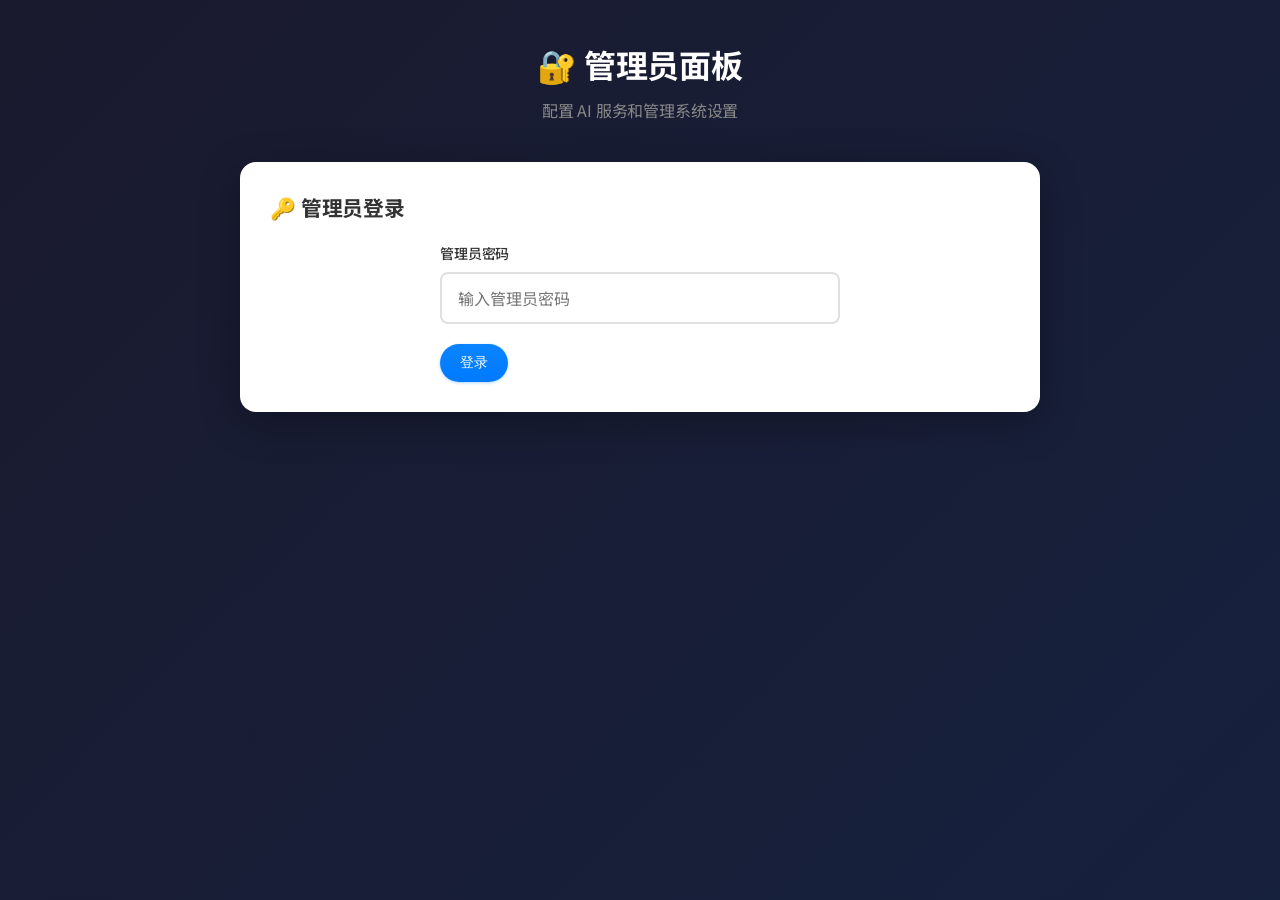
<file: admin.html>
<!DOCTYPE html>
<html lang="zh-CN">
<head>
    <meta charset="UTF-8">
    <meta name="viewport" content="width=device-width, initial-scale=1.0">
    <title>管理员面板 - 个人学习系统</title>
    <link rel="stylesheet" href="css/style.css?v=104">
    <link href="https://fonts.googleapis.com/css2?family=Noto+Sans+SC:wght@300;400;500;700&display=swap" rel="stylesheet">
    <style>
        .admin-page {
            min-height: 100vh;
            background: linear-gradient(135deg, #1a1a2e 0%, #16213e 100%);
            padding: 40px 20px;
        }
        .admin-container {
            max-width: 800px;
            margin: 0 auto;
        }
        .admin-header {
            text-align: center;
            margin-bottom: 40px;
        }
        .admin-header h1 {
            color: #fff;
            font-size: 2rem;
            margin-bottom: 10px;
        }
        .admin-header p {
            color: #888;
        }
        .admin-card {
            background: #fff;
            border-radius: 16px;
            padding: 30px;
            margin-bottom: 20px;
            box-shadow: 0 10px 40px rgba(0,0,0,0.3);
        }
        .admin-card h2 {
            font-size: 1.3rem;
            margin-bottom: 20px;
            color: #333;
            display: flex;
            align-items: center;
            gap: 10px;
        }
        .form-group {
            margin-bottom: 20px;
        }
        .form-group label {
            display: block;
            margin-bottom: 8px;
            font-weight: 500;
            color: #333;
        }
        .form-group input,
        .form-group select {
            width: 100%;
            padding: 12px 16px;
            border: 2px solid #e0e0e0;
            border-radius: 8px;
            font-size: 1rem;
            transition: border-color 0.3s;
        }
        .form-group input:focus,
        .form-group select:focus {
            outline: none;
            border-color: #667eea;
        }
        .form-hint {
            font-size: 0.85rem;
            color: #666;
            margin-top: 5px;
        }
        .status-badge {
            display: inline-block;
            padding: 6px 12px;
            border-radius: 20px;
            font-size: 0.85rem;
            font-weight: 500;
        }
        .status-ok {
            background: #d4edda;
            color: #155724;
        }
        .status-error {
            background: #f8d7da;
            color: #721c24;
        }
        .status-warning {
            background: #fff3cd;
            color: #856404;
        }
        .login-form {
            max-width: 400px;
            margin: 0 auto;
        }
        .hidden {
            display: none !important;
        }
        .info-box {
            background: #e3f2fd;
            border-left: 4px solid #2196f3;
            padding: 15px;
            border-radius: 4px;
            margin-top: 20px;
        }
        .info-box h4 {
            margin-bottom: 10px;
            color: #1565c0;
        }
        .info-box ol {
            margin-left: 20px;
            color: #333;
        }
        .info-box li {
            margin-bottom: 8px;
        }
        .code-block {
            background: #f5f5f5;
            padding: 12px;
            border-radius: 6px;
            font-family: monospace;
            font-size: 0.9rem;
            margin: 10px 0;
            overflow-x: auto;
        }
    </style>
</head>
<body>
    <div class="admin-page">
        <div class="admin-container">
            <div class="admin-header">
                <h1>🔐 管理员面板</h1>
                <p>配置 AI 服务和管理系统设置</p>
            </div>

            <!-- 登录表单 -->
            <div id="loginSection" class="admin-card">
                <h2>🔑 管理员登录</h2>
                <form class="login-form" id="loginForm">
                    <div class="form-group">
                        <label>管理员密码</label>
                        <input type="password" id="adminPassword" placeholder="输入管理员密码" required>
                    </div>
                    <button type="submit" class="btn btn-primary btn-block">登录</button>
                </form>
            </div>

            <!-- 配置面板 -->
            <div id="configSection" class="hidden">
                <!-- 当前状态 -->
                <div class="admin-card">
                    <h2>📊 当前状态</h2>
                    <div id="statusContent">
                        <p>加载中...</p>
                    </div>
                </div>

                <!-- API 配置 -->
                <div class="admin-card">
                    <h2>⚙️ AI 服务配置</h2>
                    <form id="configForm">
                        <div class="form-group">
                            <label>AI 提供商</label>
                            <select id="aiProvider">
                                <option value="kimi">Kimi (Moonshot)</option>
                                <option value="openai">OpenAI</option>
                                <option value="deepseek">DeepSeek</option>
                            </select>
                        </div>
                        <div class="form-group">
                            <label>API 密钥</label>
                            <input type="password" id="aiApiKey" placeholder="输入新的 API 密钥（留空保持不变）">
                            <p class="form-hint">仅在需要更换密钥时填写</p>
                        </div>
                        <div class="form-group">
                            <label>模型名称</label>
                            <input type="text" id="aiModel" placeholder="例如: moonshot-v1-8k">
                            <p class="form-hint">Kimi: moonshot-v1-8k / moonshot-v1-32k | OpenAI: gpt-3.5-turbo / gpt-4 | DeepSeek: deepseek-chat</p>
                        </div>
                        <button type="submit" class="btn btn-primary">保存配置</button>
                    </form>

                    <div class="info-box">
                        <h4>⚠️ 重要提示</h4>
                        <p>由于 Vercel Serverless Functions 的限制，无法直接通过 API 修改环境变量。</p>
                        <p>要永久保存配置，请在 Vercel Dashboard 中设置以下环境变量：</p>
                        <ol>
                            <li><code>AI_PROVIDER</code> - AI 提供商 (kimi/openai/deepseek)</li>
                            <li><code>AI_API_KEY</code> - API 密钥</li>
                            <li><code>AI_MODEL</code> - 模型名称</li>
                            <li><code>ADMIN_PASSWORD</code> - 管理员密码</li>
                        </ol>
                    </div>
                </div>

                <!-- 测试连接 -->
                <div class="admin-card">
                    <h2>🧪 测试连接</h2>
                    <button id="testConnection" class="btn btn-secondary">测试 AI 连接</button>
                    <div id="testResult" style="margin-top: 15px;"></div>
                </div>
            </div>
        </div>
    </div>

    <script>
        const AdminPanel = {
            isLoggedIn: false,

            init() {
                this.bindEvents();
                this.checkLoginStatus();
            },

            bindEvents() {
                document.getElementById('loginForm').addEventListener('submit', (e) => {
                    e.preventDefault();
                    this.login();
                });

                document.getElementById('configForm').addEventListener('submit', (e) => {
                    e.preventDefault();
                    this.saveConfig();
                });

                document.getElementById('testConnection').addEventListener('click', () => {
                    this.testConnection();
                });
            },

            async login() {
                const password = document.getElementById('adminPassword').value;
                
                // 尝试获取配置来验证密码
                try {
                    const response = await fetch('/api/config', {
                        headers: {
                            'X-Admin-Password': password
                        }
                    });
                    
                    if (response.ok) {
                        this.isLoggedIn = true;
                        this.adminPassword = password;
                        document.getElementById('loginSection').classList.add('hidden');
                        document.getElementById('configSection').classList.remove('hidden');
                        this.loadConfig();
                    } else {
                        alert('密码错误');
                    }
                } catch (error) {
                    alert('登录失败: ' + error.message);
                }
            },

            checkLoginStatus() {
                // 检查是否有保存的密码
                const savedPassword = sessionStorage.getItem('admin_password');
                if (savedPassword) {
                    this.adminPassword = savedPassword;
                    this.login();
                }
            },

            async loadConfig() {
                try {
                    const response = await fetch('/api/config', {
                        headers: {
                            'X-Admin-Password': this.adminPassword
                        }
                    });
                    
                    const config = await response.json();
                    
                    // 更新状态显示
                    const statusHtml = `
                        <p><strong>AI 提供商:</strong> ${config.provider}</p>
                        <p><strong>模型:</strong> ${config.model || '默认'}</p>
                        <p><strong>API 密钥:</strong> ${config.hasKey ? 
                            '<span class="status-badge status-ok">已配置</span>' : 
                            '<span class="status-badge status-error">未配置</span>'}</p>
                    `;
                    document.getElementById('statusContent').innerHTML = statusHtml;
                    
                    // 填充表单
                    document.getElementById('aiProvider').value = config.provider;
                    document.getElementById('aiModel').value = config.model || '';
                } catch (error) {
                    document.getElementById('statusContent').innerHTML = 
                        `<span class="status-badge status-error">加载失败: ${error.message}</span>`;
                }
            },

            async saveConfig() {
                const config = {
                    provider: document.getElementById('aiProvider').value,
                    model: document.getElementById('aiModel').value,
                    apiKey: document.getElementById('aiApiKey').value
                };

                try {
                    const response = await fetch('/api/config', {
                        method: 'POST',
                        headers: {
                            'Content-Type': 'application/json',
                            'X-Admin-Password': this.adminPassword
                        },
                        body: JSON.stringify(config)
                    });
                    
                    const result = await response.json();
                    
                    if (response.ok) {
                        alert('配置已保存（注意：重启后可能需要重新在 Vercel Dashboard 设置）');
                        this.loadConfig();
                    } else {
                        alert('保存失败: ' + result.error);
                    }
                } catch (error) {
                    alert('保存失败: ' + error.message);
                }
            },

            async testConnection() {
                const resultDiv = document.getElementById('testResult');
                resultDiv.innerHTML = '<p>测试中...</p>';

                try {
                    const response = await fetch('/api/generate', {
                        method: 'POST',
                        headers: {
                            'Content-Type': 'application/json'
                        },
                        body: JSON.stringify({
                            messages: [
                                { role: 'user', content: '你好，请回复"连接测试成功"' }
                            ],
                            max_tokens: 100
                        })
                    });
                    
                    const result = await response.json();
                    
                    if (response.ok && result.success) {
                        resultDiv.innerHTML = `
                            <div class="status-badge status-ok">✅ 连接成功</div>
                            <div class="code-block">${result.content}</div>
                        `;
                    } else {
                        resultDiv.innerHTML = `
                            <div class="status-badge status-error">❌ 连接失败</div>
                            <div class="code-block">${result.error || JSON.stringify(result)}</div>
                        `;
                    }
                } catch (error) {
                    resultDiv.innerHTML = `
                        <div class="status-badge status-error">❌ 连接失败</div>
                        <div class="code-block">${error.message}</div>
                    `;
                }
            }
        };

        document.addEventListener('DOMContentLoaded', () => {
            AdminPanel.init();
        });
    </script>
</body>
</html>
</file>
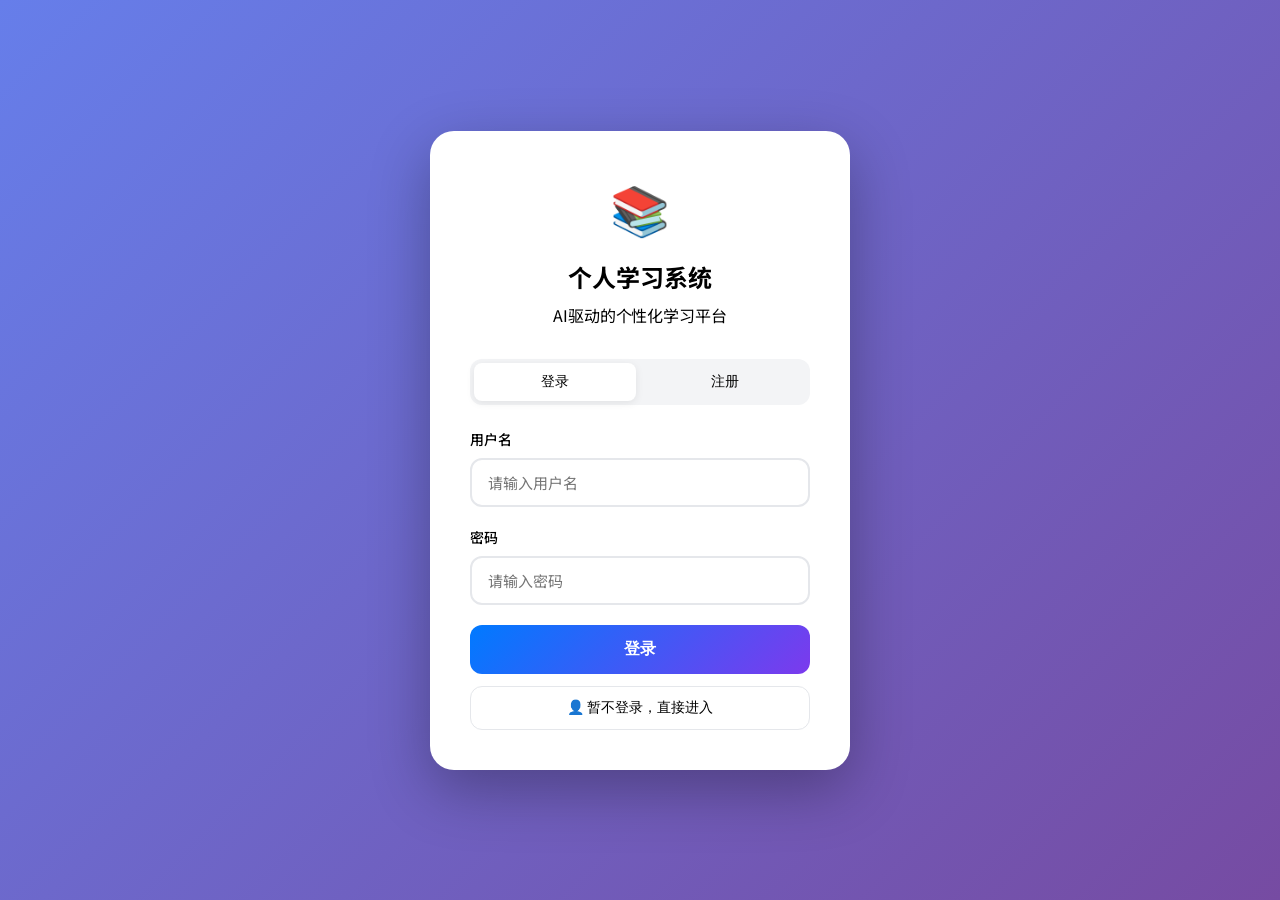
<file: auth.html>
<!DOCTYPE html>
<html lang="zh-CN">
<head>
    <meta charset="UTF-8">
    <meta name="viewport" content="width=device-width, initial-scale=1.0">
    <title>登录 - 个人学习系统</title>
    <link rel="stylesheet" href="css/style.css?v=104">
    <link href="https://fonts.googleapis.com/css2?family=Noto+Sans+SC:wght@300;400;500;700&display=swap" rel="stylesheet">
    <style>
        .auth-page {
            min-height: 100vh;
            display: flex;
            align-items: center;
            justify-content: center;
            background: linear-gradient(135deg, #667eea 0%, #764ba2 100%);
            padding: 20px;
        }
        .auth-container {
            width: 100%;
            max-width: 420px;
        }
        .auth-box {
            background: white;
            border-radius: 24px;
            padding: 40px;
            box-shadow: 0 20px 60px rgba(0, 0, 0, 0.3);
        }
        .auth-header {
            text-align: center;
            margin-bottom: 32px;
        }
        .auth-logo {
            font-size: 48px;
            margin-bottom: 16px;
        }
        .auth-header h1 {
            font-size: 24px;
            font-weight: 700;
            margin-bottom: 8px;
        }
        .auth-tabs {
            display: flex;
            gap: 8px;
            margin-bottom: 24px;
            background: #f3f4f6;
            padding: 4px;
            border-radius: 12px;
        }
        .auth-tab {
            flex: 1;
            padding: 10px 16px;
            border: none;
            background: transparent;
            border-radius: 8px;
            font-size: 14px;
            font-weight: 500;
            cursor: pointer;
        }
        .auth-tab.active {
            background: white;
            box-shadow: 0 2px 8px rgba(0, 0, 0, 0.08);
        }
        .auth-form {
            display: none;
        }
        .auth-form.active {
            display: block;
        }
        .form-group {
            margin-bottom: 20px;
        }
        .form-group label {
            display: block;
            font-size: 14px;
            font-weight: 500;
            margin-bottom: 8px;
        }
        .form-group input {
            width: 100%;
            padding: 12px 16px;
            border: 2px solid #e5e7eb;
            border-radius: 12px;
            font-size: 15px;
        }
        .auth-btn {
            width: 100%;
            padding: 14px;
            background: linear-gradient(135deg, #007AFF, #7c3aed);
            color: white;
            border: none;
            border-radius: 12px;
            font-size: 16px;
            font-weight: 600;
            cursor: pointer;
        }
        .guest-btn {
            width: 100%;
            padding: 12px;
            background: transparent;
            border: 1px solid #e5e7eb;
            border-radius: 12px;
            font-size: 14px;
            cursor: pointer;
            margin-top: 12px;
        }
    </style>
</head>
<body class="auth-page">
    <div class="auth-container">
        <div class="auth-box">
            <div class="auth-header">
                <div class="auth-logo">📚</div>
                <h1>个人学习系统</h1>
                <p>AI驱动的个性化学习平台</p>
            </div>

            <div class="auth-tabs">
                <button class="auth-tab active" onclick="auth.switchTab('login')">登录</button>
                <button class="auth-tab" onclick="auth.switchTab('register')">注册</button>
            </div>

            <!-- 登录表单 -->
            <form id="loginForm" class="auth-form active" onsubmit="auth.handleLogin(event)">
                <div class="form-group">
                    <label>用户名</label>
                    <input type="text" id="loginUsername" placeholder="请输入用户名" required>
                </div>
                <div class="form-group">
                    <label>密码</label>
                    <input type="password" id="loginPassword" placeholder="请输入密码" required>
                </div>
                <button type="submit" class="auth-btn">登录</button>
            </form>

            <!-- 注册表单 -->
            <form id="registerForm" class="auth-form" onsubmit="auth.handleRegister(event)">
                <div class="form-group">
                    <label>用户名</label>
                    <input type="text" id="registerUsername" placeholder="请设置用户名" required minlength="2">
                </div>
                <div class="form-group">
                    <label>密码</label>
                    <input type="password" id="registerPassword" placeholder="请设置密码（至少6位）" required minlength="6">
                </div>
                <div class="form-group">
                    <label>确认密码</label>
                    <input type="password" id="confirmPassword" placeholder="请再次输入密码" required>
                </div>
                <button type="submit" class="auth-btn">注册</button>
            </form>

            <button class="guest-btn" onclick="auth.enterAsGuest()">👤 暂不登录，直接进入</button>
        </div>
    </div>

    <script src="js/storage.js?v=104"></script>
    <script>
        const auth = {
            switchTab(tab) {
                document.querySelectorAll('.auth-tab').forEach(el => el.classList.remove('active'));
                document.querySelectorAll('.auth-form').forEach(el => el.classList.remove('active'));
                if (tab === 'login') {
                    document.querySelector('.auth-tab:first-child').classList.add('active');
                    document.getElementById('loginForm').classList.add('active');
                } else {
                    document.querySelector('.auth-tab:last-child').classList.add('active');
                    document.getElementById('registerForm').classList.add('active');
                }
            },

            handleLogin(event) {
                event.preventDefault();
                const username = document.getElementById('loginUsername').value.trim();
                const password = document.getElementById('loginPassword').value;
                const result = Storage.login(username, password);
                if (result.success) {
                    window.location.href = 'index.html';
                } else {
                    alert(result.message);
                }
            },

            handleRegister(event) {
                event.preventDefault();
                const username = document.getElementById('registerUsername').value.trim();
                const password = document.getElementById('registerPassword').value;
                const confirmPassword = document.getElementById('confirmPassword').value;
                
                if (password !== confirmPassword) {
                    alert('两次输入的密码不一致');
                    return;
                }
                
                const result = Storage.register(username, password);
                if (result.success) {
                    alert('注册成功！请登录');
                    this.switchTab('login');
                } else {
                    alert(result.message);
                }
            },

            enterAsGuest() {
                const guestUser = {
                    id: 'guest_' + Date.now(),
                    username: '游客',
                    isGuest: true
                };
                localStorage.setItem('learning_system_current_user', JSON.stringify(guestUser));
                window.location.href = 'index.html';
            }
        };
    </script>
</body>
</html>
</file>
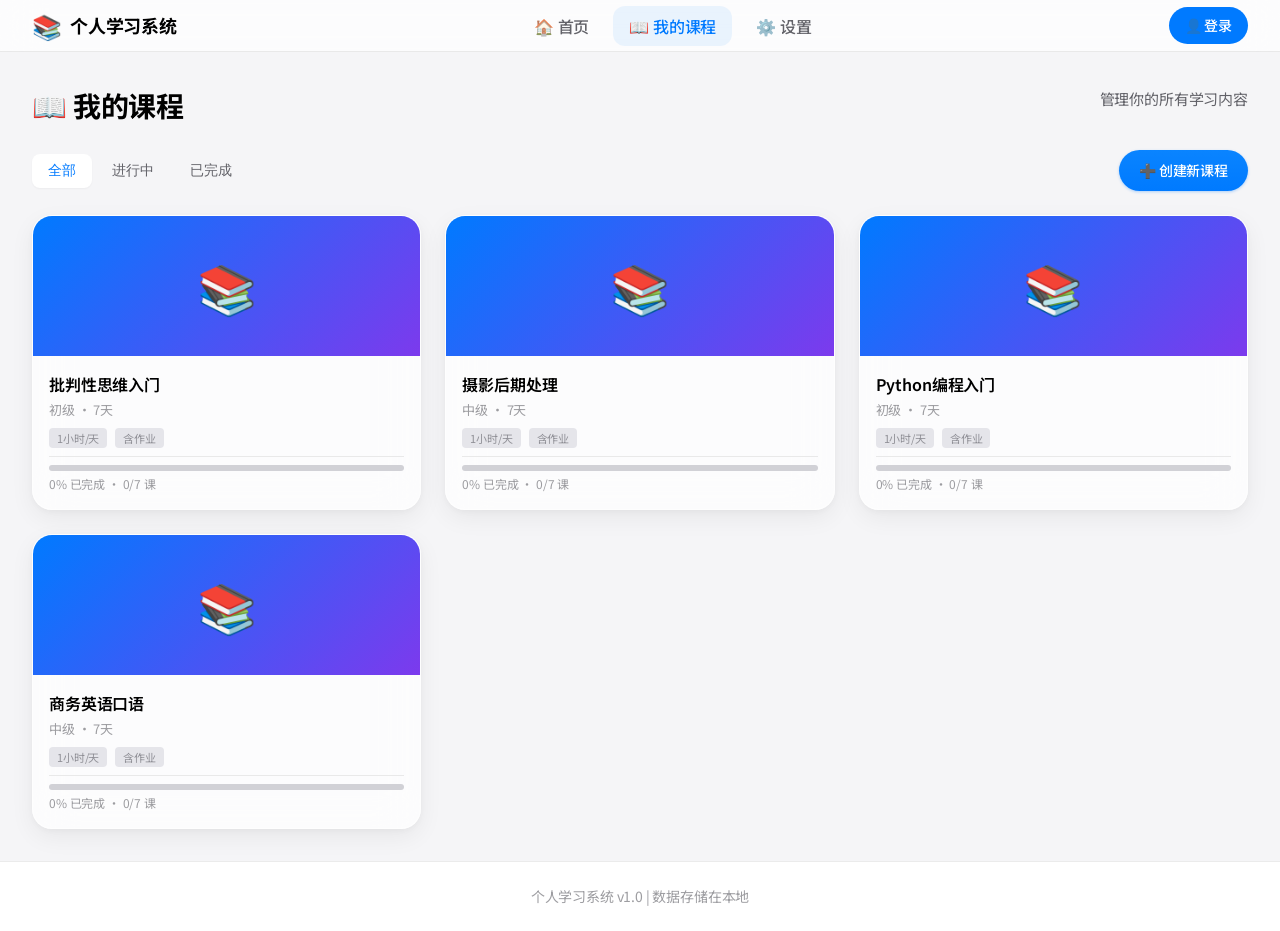
<file: course-detail.html>
<!DOCTYPE html>
<html lang="zh-CN">
<head>
    <meta charset="UTF-8">
    <meta name="viewport" content="width=device-width, initial-scale=1.0">
    <title>课程详情 - 个人学习系统</title>
    <link rel="stylesheet" href="css/style.css?v=104">
    <link href="https://fonts.googleapis.com/css2?family=Noto+Sans+SC:wght@300;400;500;700&display=swap" rel="stylesheet">
    <style>
        .course-detail-page {
            max-width: 1200px;
        }
        .breadcrumb {
            display: flex;
            align-items: center;
            gap: 8px;
            margin-bottom: 24px;
            font-size: 14px;
            color: var(--text-secondary);
        }
        .breadcrumb a {
            color: var(--text-secondary);
            text-decoration: none;
        }
        .breadcrumb a:hover {
            color: var(--primary-color);
        }
        .breadcrumb span {
            color: var(--text-tertiary);
        }
        .course-header-card {
            background: white;
            border-radius: 20px;
            padding: 32px;
            box-shadow: 0 2px 8px rgba(0, 0, 0, 0.08);
            margin-bottom: 24px;
        }
        .course-header-content {
            display: grid;
            grid-template-columns: 100px 1fr auto;
            gap: 32px;
            align-items: start;
        }
        .course-icon-large {
            width: 100px;
            height: 100px;
            background: linear-gradient(135deg, #667eea 0%, #764ba2 100%);
            border-radius: 20px;
            display: flex;
            align-items: center;
            justify-content: center;
            font-size: 48px;
        }
        .course-header-info h1 {
            font-size: 28px;
            font-weight: 700;
            color: var(--text-primary);
            margin: 0 0 12px 0;
        }
        .course-header-info p {
            font-size: 15px;
            color: var(--text-secondary);
            margin: 0 0 16px 0;
            line-height: 1.6;
        }
        .course-tags {
            display: flex;
            gap: 8px;
            flex-wrap: wrap;
        }
        .tag {
            font-size: 13px;
            padding: 6px 14px;
            background: var(--gray-100);
            color: var(--text-secondary);
            border-radius: 20px;
        }
        .tag.primary {
            background: var(--primary-light);
            color: var(--primary-color);
        }
        .course-header-actions {
            display: flex;
            flex-direction: column;
            gap: 12px;
        }
        .course-stats-bar {
            display: grid;
            grid-template-columns: repeat(4, 1fr);
            gap: 16px;
            background: white;
            border-radius: 16px;
            padding: 24px;
            box-shadow: 0 2px 8px rgba(0, 0, 0, 0.08);
            margin-bottom: 24px;
        }
        .stat-box {
            text-align: center;
            padding: 16px;
            background: var(--gray-50);
            border-radius: 12px;
        }
        .stat-box .stat-value {
            font-size: 24px;
            font-weight: 700;
            color: var(--primary-color);
            margin-bottom: 4px;
        }
        .stat-box .stat-label {
            font-size: 13px;
            color: var(--text-secondary);
        }
        .detail-content {
            display: grid;
            grid-template-columns: 320px 1fr;
            gap: 24px;
        }
        .detail-sidebar {
            display: flex;
            flex-direction: column;
            gap: 24px;
        }
        .progress-card, .next-lesson-card, .outline-card {
            background: white;
            border-radius: 16px;
            padding: 24px;
            box-shadow: 0 2px 8px rgba(0, 0, 0, 0.08);
        }
        .progress-card h3, .outline-card h3 {
            font-size: 16px;
            font-weight: 600;
            color: var(--text-primary);
            margin: 0 0 20px 0;
        }
        .progress-circle-container {
            display: flex;
            justify-content: center;
            margin-bottom: 24px;
        }
        .progress-circle {
            position: relative;
            width: 140px;
            height: 140px;
        }
        .progress-circle svg {
            transform: rotate(-90deg);
        }
        .progress-circle circle {
            fill: none;
            stroke-width: 10;
        }
        .progress-bg {
            stroke: var(--gray-200);
        }
        .progress-bar {
            stroke: var(--primary-color);
            stroke-linecap: round;
            stroke-dasharray: 377;
            stroke-dashoffset: 377;
            transition: stroke-dashoffset 0.5s ease;
        }
        .progress-text {
            position: absolute;
            top: 50%;
            left: 50%;
            transform: translate(-50%, -50%);
            text-align: center;
        }
        .progress-text .percent {
            font-size: 32px;
            font-weight: 700;
            color: var(--primary-color);
        }
        .progress-text .label {
            font-size: 13px;
            color: var(--text-secondary);
        }
        .progress-stats {
            display: grid;
            grid-template-columns: repeat(3, 1fr);
            gap: 12px;
            text-align: center;
        }
        .progress-stat .value {
            font-size: 18px;
            font-weight: 600;
            color: var(--text-primary);
        }
        .progress-stat .label {
            font-size: 12px;
            color: var(--text-tertiary);
        }
        .time-info {
            display: flex;
            flex-direction: column;
            gap: 8px;
            margin-top: 16px;
            padding-top: 16px;
            border-top: 1px solid var(--border-color);
        }
        .time-info-row {
            display: flex;
            justify-content: space-between;
            font-size: 13px;
        }
        .time-info-row .label {
            color: var(--text-tertiary);
        }
        .time-info-row .value {
            color: var(--text-primary);
            font-weight: 500;
        }
        .next-lesson-card {
            background: linear-gradient(135deg, #667eea 0%, #764ba2 100%);
            color: white;
        }
        .next-lesson-card h3 {
            color: white;
            margin: 0 0 16px 0;
        }
        .next-lesson-info .label {
            font-size: 12px;
            opacity: 0.8;
            margin-bottom: 4px;
        }
        .next-lesson-info .title {
            font-size: 16px;
            font-weight: 600;
            margin: 0 0 8px 0;
        }
        .next-lesson-info .desc {
            font-size: 13px;
            opacity: 0.8;
            margin: 0 0 16px 0;
            line-height: 1.5;
        }
        .outline-card {
            grid-column: span 2;
        }
        .outline-list {
            display: flex;
            flex-direction: column;
            gap: 12px;
        }
        .outline-item {
            display: flex;
            align-items: center;
            gap: 16px;
            padding: 16px 20px;
            background: var(--gray-50);
            border-radius: 12px;
            cursor: pointer;
            transition: all 0.2s;
            border-left: 4px solid transparent;
        }
        .outline-item:hover {
            background: var(--primary-light);
        }
        .outline-item.completed {
            border-left-color: var(--success-color);
        }
        .outline-item.active {
            border-left-color: var(--primary-color);
            background: var(--primary-light);
        }
        .lesson-number {
            width: 36px;
            height: 36px;
            background: var(--primary-color);
            color: white;
            border-radius: 10px;
            display: flex;
            align-items: center;
            justify-content: center;
            font-weight: 600;
            flex-shrink: 0;
        }
        .outline-item.completed .lesson-number {
            background: var(--success-color);
        }
        .lesson-info {
            flex: 1;
        }
        .lesson-info h4 {
            font-size: 15px;
            font-weight: 600;
            color: var(--text-primary);
            margin: 0 0 4px 0;
        }
        .lesson-info p {
            font-size: 13px;
            color: var(--text-secondary);
            margin: 0;
        }
        .lesson-status {
            font-size: 20px;
        }
        @media (max-width: 1024px) {
            .detail-content {
                grid-template-columns: 1fr;
            }
            .outline-card {
                grid-column: span 1;
            }
        }
        @media (max-width: 768px) {
            .course-header-content {
                grid-template-columns: 1fr;
                text-align: center;
            }
            .course-icon-large {
                margin: 0 auto;
            }
            .course-tags {
                justify-content: center;
            }
            .course-header-actions {
                flex-direction: row;
                justify-content: center;
            }
            .course-stats-bar {
                grid-template-columns: repeat(2, 1fr);
            }
        }
    </style>
</head>
<body>
    <div class="layout">
        <header class="top-nav">
            <div class="nav-brand">
                <span class="brand-icon">📚</span>
                <span class="brand-text">个人学习系统</span>
            </div>
            <nav class="nav-menu">
                <a href="index.html" class="nav-item">🏠 首页</a>
                <a href="courses.html" class="nav-item">📖 我的课程</a>
                <a href="settings.html" class="nav-item">⚙️ 设置</a>
            </nav>
            <div class="nav-user">
                <span class="ai-badge" id="aiStatus">🟢 AI 就绪</span>
                <a href="auth.html" class="user-login-btn">👤 登录</a>
            </div>
        </header>

        <main class="main-container course-detail-page">
            <!-- 面包屑导航 -->
            <div class="breadcrumb">
                <a href="index.html">首页</a>
                <span>›</span>
                <a href="courses.html">我的课程</a>
                <span>›</span>
                <span id="breadcrumbCourseName">课程详情</span>
            </div>

            <!-- 课程头部卡片 -->
            <div class="course-header-card">
                <div class="course-header-content">
                    <div class="course-icon-large" id="courseCover">📖</div>
                    <div class="course-header-info">
                        <h1 id="courseTitle">--</h1>
                        <p id="courseDescription">--</p>
                        <div class="course-tags" id="courseTags"></div>
                    </div>
                    <div class="course-header-actions">
                        <button class="btn btn-primary" onclick="app.continueLearning()">📖 继续学习</button>
                        <button class="btn btn-outline" onclick="app.editOutline()">✏️ 编辑大纲</button>
                        <button class="btn btn-outline" onclick="app.deleteCourse()">🗑️ 删除课程</button>
                    </div>
                </div>
            </div>

            <!-- 统计信息栏 -->
            <div class="course-stats-bar">
                <div class="stat-box">
                    <div class="stat-value" id="courseLevel">--</div>
                    <div class="stat-label">难度等级</div>
                </div>
                <div class="stat-box">
                    <div class="stat-value" id="totalLessons">--</div>
                    <div class="stat-label">总课时</div>
                </div>
                <div class="stat-box">
                    <div class="stat-value" id="dailyTime">--</div>
                    <div class="stat-label">每日学习</div>
                </div>
                <div class="stat-box">
                    <div class="stat-value" id="createTime">--</div>
                    <div class="stat-label">创建时间</div>
                </div>
            </div>

            <!-- 详细内容 -->
            <div class="detail-content">
                <!-- 左侧边栏 -->
                <div class="detail-sidebar">
                    <!-- 进度卡片 -->
                    <div class="progress-card">
                        <h3>学习进度</h3>
                        <div class="progress-circle-container">
                            <div class="progress-circle">
                                <svg width="140" height="140">
                                    <circle class="progress-bg" cx="70" cy="70" r="60"></circle>
                                    <circle class="progress-bar" id="progressCircleBar" cx="70" cy="70" r="60"></circle>
                                </svg>
                                <div class="progress-text">
                                    <div class="percent" id="progressPercent">0%</div>
                                    <div class="label">已完成</div>
                                </div>
                            </div>
                        </div>
                        <div class="progress-stats">
                            <div class="progress-stat">
                                <div class="value" id="completedCount">0</div>
                                <div class="label">已完成</div>
                            </div>
                            <div class="progress-stat">
                                <div class="value" id="inProgressCount">0</div>
                                <div class="label">进行中</div>
                            </div>
                            <div class="progress-stat">
                                <div class="value" id="notStartedCount">0</div>
                                <div class="label">未开始</div>
                            </div>
                        </div>
                        <div class="time-info">
                            <div class="time-info-row">
                                <span class="label">预计总时长</span>
                                <span class="value" id="estimatedTime">--</span>
                            </div>
                            <div class="time-info-row">
                                <span class="label">实际学习时长</span>
                                <span class="value" id="actualTime">--</span>
                            </div>
                        </div>
                    </div>

                    <!-- 下一节课卡片 -->
                    <div class="next-lesson-card" id="nextLessonCard" style="display: none;">
                        <h3>🎯 下一节课</h3>
                        <div class="next-lesson-info">
                            <div class="label">继续学习</div>
                            <div class="title" id="nextLessonTitle">--</div>
                            <p class="desc" id="nextLessonDesc">--</p>
                        </div>
                        <button class="btn btn-white" onclick="app.startNextLesson()" style="width: 100%;">
                            开始学习 ➜
                        </button>
                    </div>
                </div>

                <!-- 右侧大纲卡片 -->
                <div class="outline-card">
                    <h3>📋 课程大纲</h3>
                    <div class="outline-list" id="outlineList"></div>
                </div>
            </div>
        </main>

        <footer class="footer">
            <p>个人学习系统 v1.0 | 数据存储在本地</p>
        </footer>
    </div>

    <script src="js/storage.js?v=104"></script>
    <script src="js/ai-service.js?v=104"></script>
    <script src="js/app.js?v=104"></script>
    <script>
        document.addEventListener('DOMContentLoaded', function() {
            app.updateNavUser();
            app.initCourseDetailPage();
        });
    </script>
</body>
</html>
</file>
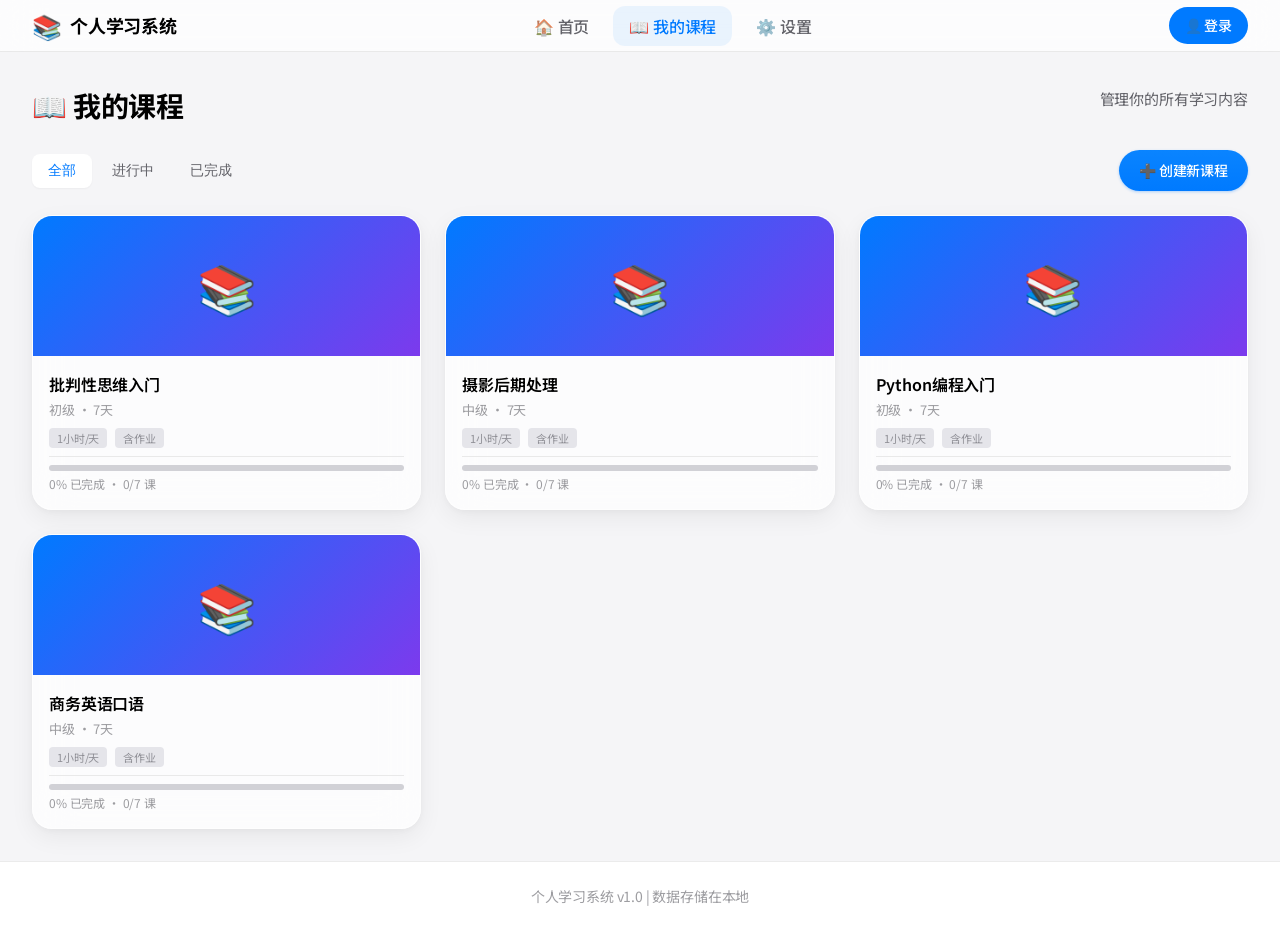
<file: courses.html>
<!DOCTYPE html>
<html lang="zh-CN">
<head>
    <meta charset="UTF-8">
    <meta name="viewport" content="width=device-width, initial-scale=1.0">
    <title>我的课程 - 个人学习系统</title>
    <link rel="stylesheet" href="css/style.css?v=104">
    <link href="https://fonts.googleapis.com/css2?family=Noto+Sans+SC:wght@300;400;500;700&display=swap" rel="stylesheet">
</head>
<body>
    <div class="layout">
        <header class="top-nav">
            <div class="nav-brand">
                <span class="brand-icon">📚</span>
                <span class="brand-text">个人学习系统</span>
            </div>
            <nav class="nav-menu">
                <a href="index.html" class="nav-item">🏠 首页</a>
                <a href="courses.html" class="nav-item active">📖 我的课程</a>
                <a href="settings.html" class="nav-item">⚙️ 设置</a>
            </nav>
            <div class="nav-user">
                <a href="auth.html" class="user-login-btn">👤 登录</a>
            </div>
        </header>

        <main class="main-container">
            <div class="page-header">
                <h1>📖 我的课程</h1>
                <p>管理你的所有学习内容</p>
            </div>

            <div class="courses-toolbar">
                <div class="course-tabs">
                    <button class="tab-btn active" data-filter="all">全部</button>
                    <button class="tab-btn" data-filter="active">进行中</button>
                    <button class="tab-btn" data-filter="completed">已完成</button>
                </div>
                <a href="create-course.html" class="btn btn-primary">➕ 创建新课程</a>
            </div>

            <div class="courses-grid" id="coursesGrid"></div>

            <div class="empty-state" id="emptyState" style="display: none;">
                <span class="empty-icon">📚</span>
                <h3>还没有课程</h3>
                <p>创建你的第一门课程，开始学习之旅</p>
                <a href="create-course.html" class="btn btn-primary">创建课程</a>
            </div>
        </main>

        <footer class="footer">
            <p>个人学习系统 v1.0 | 数据存储在本地</p>
        </footer>
    </div>

    <script src="js/storage.js?v=104"></script>
    <script src="js/ai-service.js?v=104"></script>
    <script src="js/app.js?v=104"></script>
    <script>
        document.addEventListener('DOMContentLoaded', function() {
            app.updateNavUser();
            app.initCoursesPage();
        });
    </script>
</body>
</html>
</file>
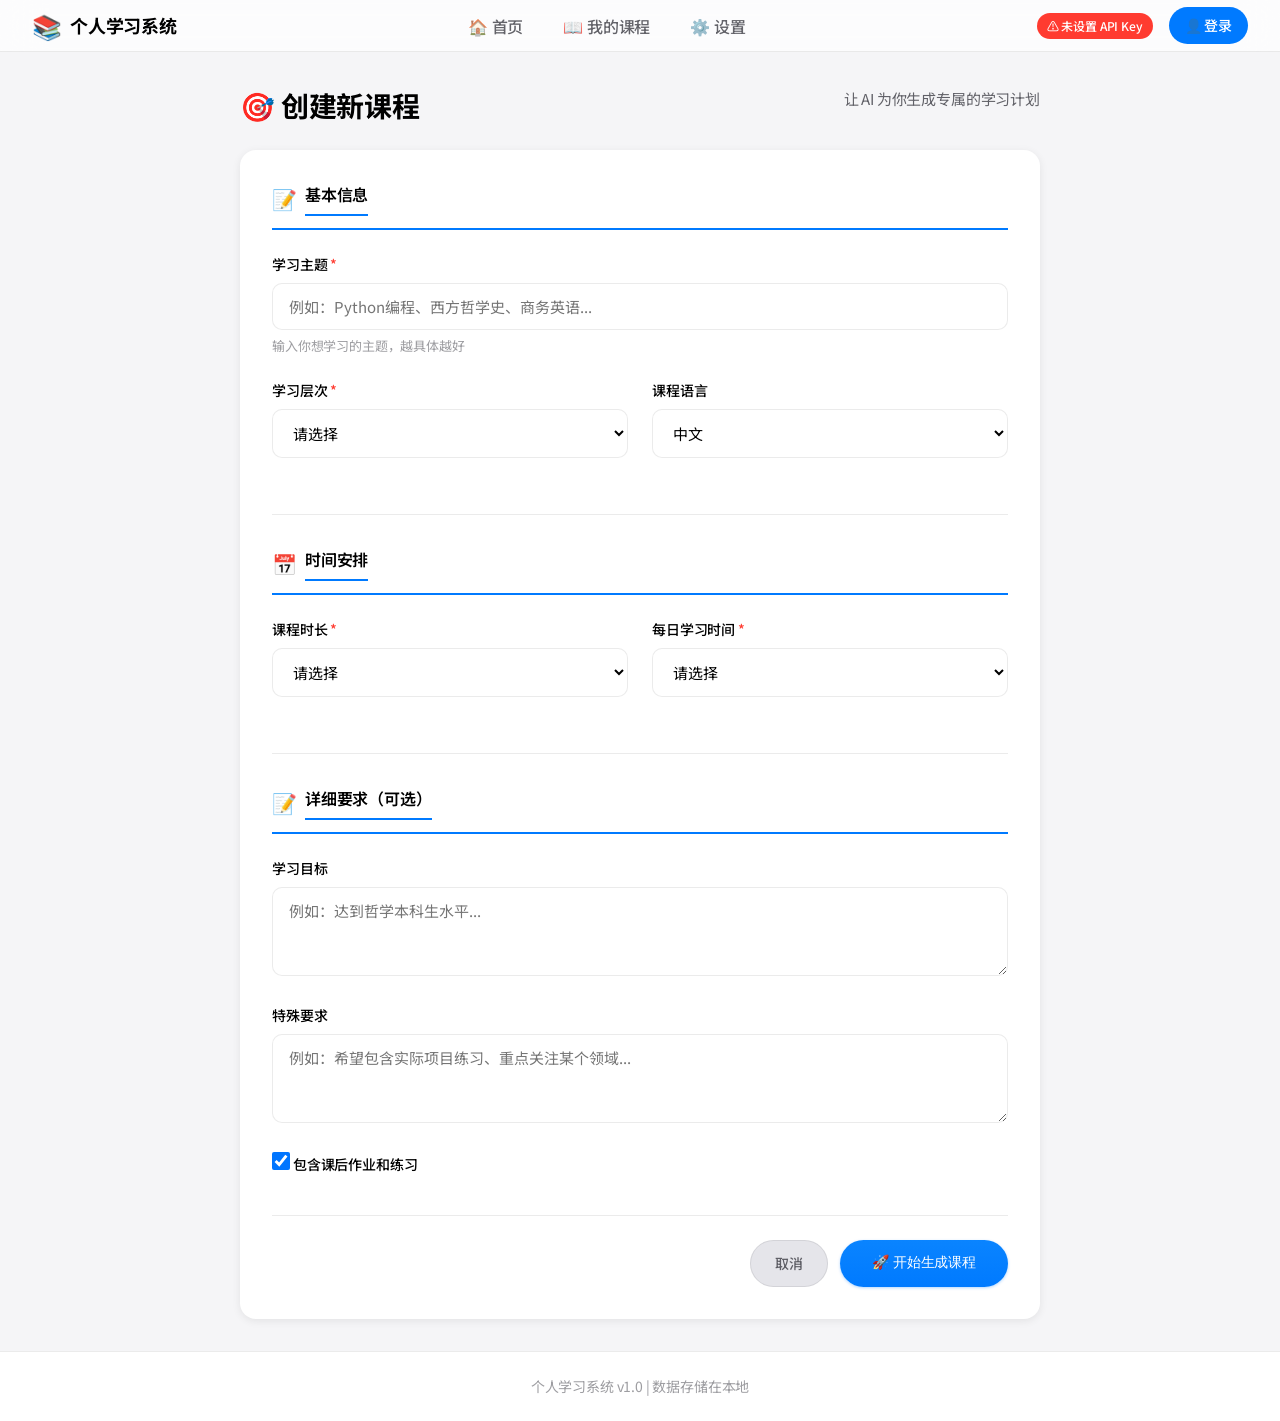
<file: create-course.html>
<!DOCTYPE html>
<html lang="zh-CN">
<head>
    <meta charset="UTF-8">
    <meta name="viewport" content="width=device-width, initial-scale=1.0">
    <title>创建课程 - 个人学习系统</title>
    <link rel="stylesheet" href="css/style.css?v=104">
    <link href="https://fonts.googleapis.com/css2?family=Noto+Sans+SC:wght@300;400;500;700&display=swap" rel="stylesheet">
    <style>
        .create-course-wrapper {
            max-width: 800px;
            margin: 0 auto;
        }
        .create-course-card {
            background: white;
            border-radius: 16px;
            box-shadow: 0 2px 8px rgba(0, 0, 0, 0.08);
            padding: 32px;
        }
        .section-title {
            display: flex;
            align-items: center;
            gap: 8px;
            margin-bottom: 24px;
            padding-bottom: 12px;
            border-bottom: 2px solid var(--primary-color);
        }
        .section-title .icon {
            font-size: 20px;
        }
        .section-title h3 {
            font-size: 16px;
            font-weight: 600;
            color: var(--text-primary);
            margin: 0;
        }
        .form-row {
            display: grid;
            grid-template-columns: 1fr 1fr;
            gap: 24px;
        }
        .form-group {
            margin-bottom: 24px;
        }
        .form-group label {
            display: block;
            font-size: 14px;
            font-weight: 500;
            color: var(--text-primary);
            margin-bottom: 8px;
        }
        .form-group input,
        .form-group select,
        .form-group textarea {
            width: 100%;
            padding: 12px 16px;
            border: 1px solid var(--border-color);
            border-radius: 10px;
            font-size: 15px;
            background: white;
            transition: all 0.2s;
        }
        .form-group input:focus,
        .form-group select:focus,
        .form-group textarea:focus {
            outline: none;
            border-color: var(--primary-color);
            box-shadow: 0 0 0 3px rgba(0, 122, 255, 0.1);
        }
        .form-group .hint {
            font-size: 13px;
            color: var(--text-tertiary);
            margin-top: 6px;
        }
        .form-actions {
            display: flex;
            justify-content: flex-end;
            gap: 12px;
            margin-top: 32px;
            padding-top: 24px;
            border-top: 1px solid var(--border-color);
        }
        .required {
            color: var(--danger-color);
        }
        .checkbox-group {
            display: flex;
            align-items: center;
        }
        .checkbox-label {
            display: flex;
            align-items: center;
            gap: 8px;
            cursor: pointer;
        }
        .checkbox-label input[type="checkbox"] {
            width: 18px;
            height: 18px;
            cursor: pointer;
        }
    </style>
</head>
<body>
    <div class="layout">
        <header class="top-nav">
            <div class="nav-brand">
                <span class="brand-icon">📚</span>
                <span class="brand-text">个人学习系统</span>
            </div>
            <nav class="nav-menu">
                <a href="index.html" class="nav-item">🏠 首页</a>
                <a href="courses.html" class="nav-item">📖 我的课程</a>
                <a href="settings.html" class="nav-item">⚙️ 设置</a>
            </nav>
            <div class="nav-user">
                <span class="ai-badge" id="aiStatus">🟢 AI 就绪</span>
                <a href="auth.html" class="user-login-btn">👤 登录</a>
            </div>
        </header>

        <main class="main-container">
            <div class="create-course-wrapper">
                <!-- 页面标题 -->
                <div class="page-header" style="margin-bottom: 24px;">
                    <h1>🎯 创建新课程</h1>
                    <p style="color: var(--text-secondary);">让 AI 为你生成专属的学习计划</p>
                </div>

                <div class="create-course-card">
                    <form id="createCourseForm" onsubmit="event.preventDefault(); app.handleCreateCourse();">
                        <!-- 基本信息 -->
                        <div class="form-section">
                            <div class="section-title">
                                <span class="icon">📝</span>
                                <h3>基本信息</h3>
                            </div>
                            
                            <div class="form-group">
                                <label for="courseSubject">学习主题 <span class="required">*</span></label>
                                <input type="text" id="courseSubject" placeholder="例如：Python编程、西方哲学史、商务英语..." required>
                                <p class="hint">输入你想学习的主题，越具体越好</p>
                            </div>

                            <div class="form-row">
                                <div class="form-group">
                                    <label for="courseLevel">学习层次 <span class="required">*</span></label>
                                    <select id="courseLevel" required>
                                        <option value="">请选择</option>
                                        <option value="入门">入门 - 零基础开始</option>
                                        <option value="初级">初级 - 有基础概念</option>
                                        <option value="中级">中级 - 有一定经验</option>
                                        <option value="高级">高级 - 深度学习</option>
                                        <option value="大学">大学水平 - 系统学习</option>
                                    </select>
                                </div>
                                <div class="form-group">
                                    <label for="courseLanguage">课程语言</label>
                                    <select id="courseLanguage">
                                        <option value="中文">中文</option>
                                        <option value="English">English</option>
                                    </select>
                                </div>
                            </div>
                        </div>

                        <!-- 时间安排 -->
                        <div class="form-section">
                            <div class="section-title">
                                <span class="icon">📅</span>
                                <h3>时间安排</h3>
                            </div>
                            
                            <div class="form-row">
                                <div class="form-group">
                                    <label for="courseDuration">课程时长 <span class="required">*</span></label>
                                    <select id="courseDuration" required>
                                        <option value="">请选择</option>
                                        <option value="7天">7天 - 快速入门</option>
                                        <option value="14天">14天 - 系统学习</option>
                                        <option value="30天">30天 - 深入学习</option>
                                        <option value="3个月">3个月 (90天) - 全面掌握</option>
                                        <option value="6个月">6个月 - 专业水平</option>
                                    </select>
                                </div>
                                <div class="form-group">
                                    <label for="dailyTime">每日学习时间 <span class="required">*</span></label>
                                    <select id="dailyTime" required>
                                        <option value="">请选择</option>
                                        <option value="30分钟">30分钟</option>
                                        <option value="1小时">1小时</option>
                                        <option value="2小时">2小时</option>
                                        <option value="3小时">3小时</option>
                                    </select>
                                </div>
                            </div>
                        </div>

                        <!-- 详细要求 -->
                        <div class="form-section" style="border-bottom: none; padding-bottom: 0;">
                            <div class="section-title">
                                <span class="icon">📝</span>
                                <h3>详细要求（可选）</h3>
                            </div>
                            
                            <div class="form-group">
                                <label for="courseGoals">学习目标</label>
                                <textarea id="courseGoals" rows="3" placeholder="例如：达到哲学本科生水平..."></textarea>
                            </div>

                            <div class="form-group">
                                <label for="courseFocus">特殊要求</label>
                                <textarea id="courseFocus" rows="3" placeholder="例如：希望包含实际项目练习、重点关注某个领域..."></textarea>
                            </div>

                            <div class="form-group checkbox-group">
                                <label class="checkbox-label">
                                    <input type="checkbox" id="includeHomework" checked>
                                    <span>包含课后作业和练习</span>
                                </label>
                            </div>
                        </div>

                        <!-- 提交按钮 -->
                        <div class="form-actions">
                            <a href="index.html" class="btn btn-secondary" style="padding: 12px 24px;">取消</a>
                            <button type="submit" class="btn btn-primary" style="padding: 12px 32px;">
                                🚀 开始生成课程
                            </button>
                        </div>
                    </form>
                </div>
            </div>
        </main>

        <!-- 生成中弹窗 -->
        <div class="modal" id="generatingModal">
            <div class="modal-content modal-center">
                <div style="text-align: center; padding: 40px;">
                    <div style="width: 60px; height: 60px; border: 4px solid #f3f4f6; border-top: 4px solid var(--primary-color); border-radius: 50%; animation: spin 1s linear infinite; margin: 0 auto 20px;"></div>
                    <h3 style="margin-bottom: 12px;">⏳ 正在生成课程...</h3>
                    <p style="color: var(--text-secondary);" id="generatingStatus">正在分析学习目标...</p>
                </div>
            </div>
        </div>

        <style>
            @keyframes spin {
                0% { transform: rotate(0deg); }
                100% { transform: rotate(360deg); }
            }
        </style>

        <footer class="footer">
            <p>个人学习系统 v1.0 | 数据存储在本地</p>
        </footer>
    </div>

    <script src="js/storage.js?v=104"></script>
    <script src="js/ai-service.js?v=104"></script>
    <script src="js/app.js?v=104"></script>
    <script>
        document.addEventListener('DOMContentLoaded', function() {
            app.updateNavUser();
            app.initCreatePage();
        });
    </script>
</body>
</html>
</file>
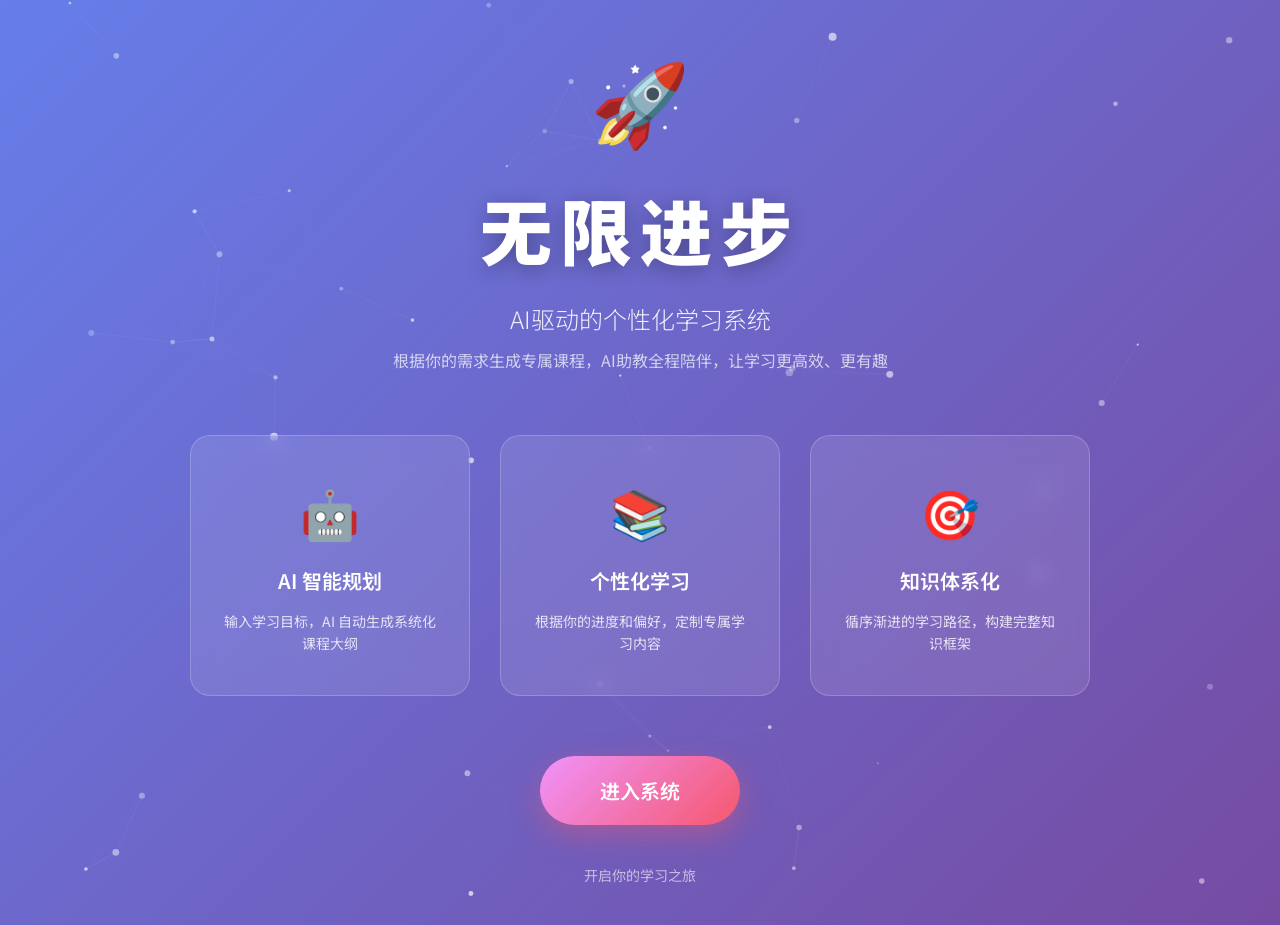
<file: landing.html>
<!DOCTYPE html>
<html lang="zh-CN">
<head>
    <meta charset="UTF-8">
    <meta name="viewport" content="width=device-width, initial-scale=1.0">
    <title>无限进步 - AI驱动的学习平台</title>
    <link href="https://fonts.googleapis.com/css2?family=Noto+Sans+SC:wght@300;400;500;700;900&display=swap" rel="stylesheet">
    <style>
        * {
            margin: 0;
            padding: 0;
            box-sizing: border-box;
        }
        
        body {
            font-family: 'Noto Sans SC', sans-serif;
            background: linear-gradient(135deg, #667eea 0%, #764ba2 100%);
            min-height: 100vh;
            overflow-x: hidden;
        }
        
        .landing-container {
            position: relative;
            min-height: 100vh;
            display: flex;
            flex-direction: column;
            justify-content: center;
            align-items: center;
            padding: 40px 20px;
            z-index: 1;
        }
        
        #particles-canvas {
            position: fixed;
            top: 0;
            left: 0;
            width: 100%;
            height: 100%;
            z-index: 0;
            pointer-events: none;
        }
        
        .brand-section {
            text-align: center;
            margin-bottom: 60px;
        }
        
        .brand-icon {
            font-size: 80px;
            margin-bottom: 20px;
            display: block;
            animation: float 3s ease-in-out infinite;
        }
        
        @keyframes float {
            0%, 100% { transform: translateY(0); }
            50% { transform: translateY(-10px); }
        }
        
        .brand-title {
            font-size: 72px;
            font-weight: 900;
            color: #fff;
            margin-bottom: 20px;
            text-shadow: 0 4px 20px rgba(0,0,0,0.3);
            letter-spacing: 8px;
        }
        
        .brand-subtitle {
            font-size: 24px;
            color: rgba(255,255,255,0.9);
            margin-bottom: 10px;
            font-weight: 300;
        }
        
        .brand-description {
            font-size: 16px;
            color: rgba(255,255,255,0.7);
            max-width: 600px;
            line-height: 1.8;
        }
        
        .features-section {
            display: flex;
            gap: 30px;
            margin-bottom: 60px;
            flex-wrap: wrap;
            justify-content: center;
        }
        
        .feature-card {
            background: rgba(255,255,255,0.1);
            backdrop-filter: blur(10px);
            border-radius: 20px;
            padding: 40px 30px;
            width: 280px;
            text-align: center;
            border: 1px solid rgba(255,255,255,0.2);
            transition: all 0.3s ease;
        }
        
        .feature-card:hover {
            transform: translateY(-10px);
            background: rgba(255,255,255,0.15);
            box-shadow: 0 20px 40px rgba(0,0,0,0.2);
        }
        
        .feature-icon {
            font-size: 48px;
            margin-bottom: 20px;
            display: block;
        }
        
        .feature-title {
            font-size: 20px;
            color: #fff;
            margin-bottom: 15px;
            font-weight: 600;
        }
        
        .feature-desc {
            font-size: 14px;
            color: rgba(255,255,255,0.8);
            line-height: 1.6;
        }
        
        .enter-section {
            text-align: center;
        }
        
        .enter-btn {
            display: inline-block;
            padding: 20px 60px;
            background: linear-gradient(135deg, #f093fb 0%, #f5576c 100%);
            color: #fff;
            font-size: 20px;
            font-weight: 600;
            text-decoration: none;
            border-radius: 50px;
            box-shadow: 0 10px 30px rgba(245, 87, 108, 0.4);
            transition: all 0.3s ease;
            border: none;
            cursor: pointer;
        }
        
        .enter-btn:hover {
            transform: scale(1.05);
            box-shadow: 0 15px 40px rgba(245, 87, 108, 0.5);
        }
        
        .footer-text {
            margin-top: 40px;
            font-size: 14px;
            color: rgba(255,255,255,0.6);
        }
        
        @media (max-width: 768px) {
            .brand-title {
                font-size: 42px;
                letter-spacing: 4px;
            }
            
            .brand-subtitle {
                font-size: 18px;
            }
            
            .features-section {
                flex-direction: column;
                align-items: center;
            }
            
            .feature-card {
                width: 100%;
                max-width: 320px;
            }
        }
    </style>
</head>
<body>
    <canvas id="particles-canvas"></canvas>
    
    <div class="landing-container">
        <div class="brand-section">
            <span class="brand-icon">🚀</span>
            <h1 class="brand-title">无限进步</h1>
            <p class="brand-subtitle">AI驱动的个性化学习系统</p>
            <p class="brand-description">
                根据你的需求生成专属课程，AI助教全程陪伴，让学习更高效、更有趣
            </p>
        </div>
        
        <div class="features-section">
            <div class="feature-card">
                <span class="feature-icon">🤖</span>
                <h3 class="feature-title">AI 智能规划</h3>
                <p class="feature-desc">输入学习目标，AI 自动生成系统化课程大纲</p>
            </div>
            <div class="feature-card">
                <span class="feature-icon">📚</span>
                <h3 class="feature-title">个性化学习</h3>
                <p class="feature-desc">根据你的进度和偏好，定制专属学习内容</p>
            </div>
            <div class="feature-card">
                <span class="feature-icon">🎯</span>
                <h3 class="feature-title">知识体系化</h3>
                <p class="feature-desc">循序渐进的学习路径，构建完整知识框架</p>
            </div>
        </div>
        
        <div class="enter-section">
            <a href="index.html" class="enter-btn">进入系统</a>
            <p class="footer-text">开启你的学习之旅</p>
        </div>
    </div>
    
    <script>
        // 粒子动画
        const canvas = document.getElementById('particles-canvas');
        const ctx = canvas.getContext('2d');
        
        canvas.width = window.innerWidth;
        canvas.height = window.innerHeight;
        
        const particles = [];
        const particleCount = 50;
        
        class Particle {
            constructor() {
                this.x = Math.random() * canvas.width;
                this.y = Math.random() * canvas.height;
                this.size = Math.random() * 3 + 1;
                this.speedX = Math.random() * 1 - 0.5;
                this.speedY = Math.random() * 1 - 0.5;
                this.opacity = Math.random() * 0.5 + 0.2;
            }
            
            update() {
                this.x += this.speedX;
                this.y += this.speedY;
                
                if (this.x > canvas.width) this.x = 0;
                if (this.x < 0) this.x = canvas.width;
                if (this.y > canvas.height) this.y = 0;
                if (this.y < 0) this.y = canvas.height;
            }
            
            draw() {
                ctx.fillStyle = `rgba(255, 255, 255, ${this.opacity})`;
                ctx.beginPath();
                ctx.arc(this.x, this.y, this.size, 0, Math.PI * 2);
                ctx.fill();
            }
        }
        
        function init() {
            for (let i = 0; i < particleCount; i++) {
                particles.push(new Particle());
            }
        }
        
        function animate() {
            ctx.clearRect(0, 0, canvas.width, canvas.height);
            
            for (let i = 0; i < particles.length; i++) {
                particles[i].update();
                particles[i].draw();
            }
            
            // 连线
            for (let i = 0; i < particles.length; i++) {
                for (let j = i; j < particles.length; j++) {
                    const dx = particles[i].x - particles[j].x;
                    const dy = particles[i].y - particles[j].y;
                    const distance = Math.sqrt(dx * dx + dy * dy);
                    
                    if (distance < 150) {
                        ctx.beginPath();
                        ctx.strokeStyle = `rgba(255, 255, 255, ${0.1 * (1 - distance / 150)})`;
                        ctx.lineWidth = 1;
                        ctx.moveTo(particles[i].x, particles[i].y);
                        ctx.lineTo(particles[j].x, particles[j].y);
                        ctx.stroke();
                    }
                }
            }
            
            requestAnimationFrame(animate);
        }
        
        init();
        animate();
        
        window.addEventListener('resize', () => {
            canvas.width = window.innerWidth;
            canvas.height = window.innerHeight;
        });
    </script>
</body>
</html>
</file>
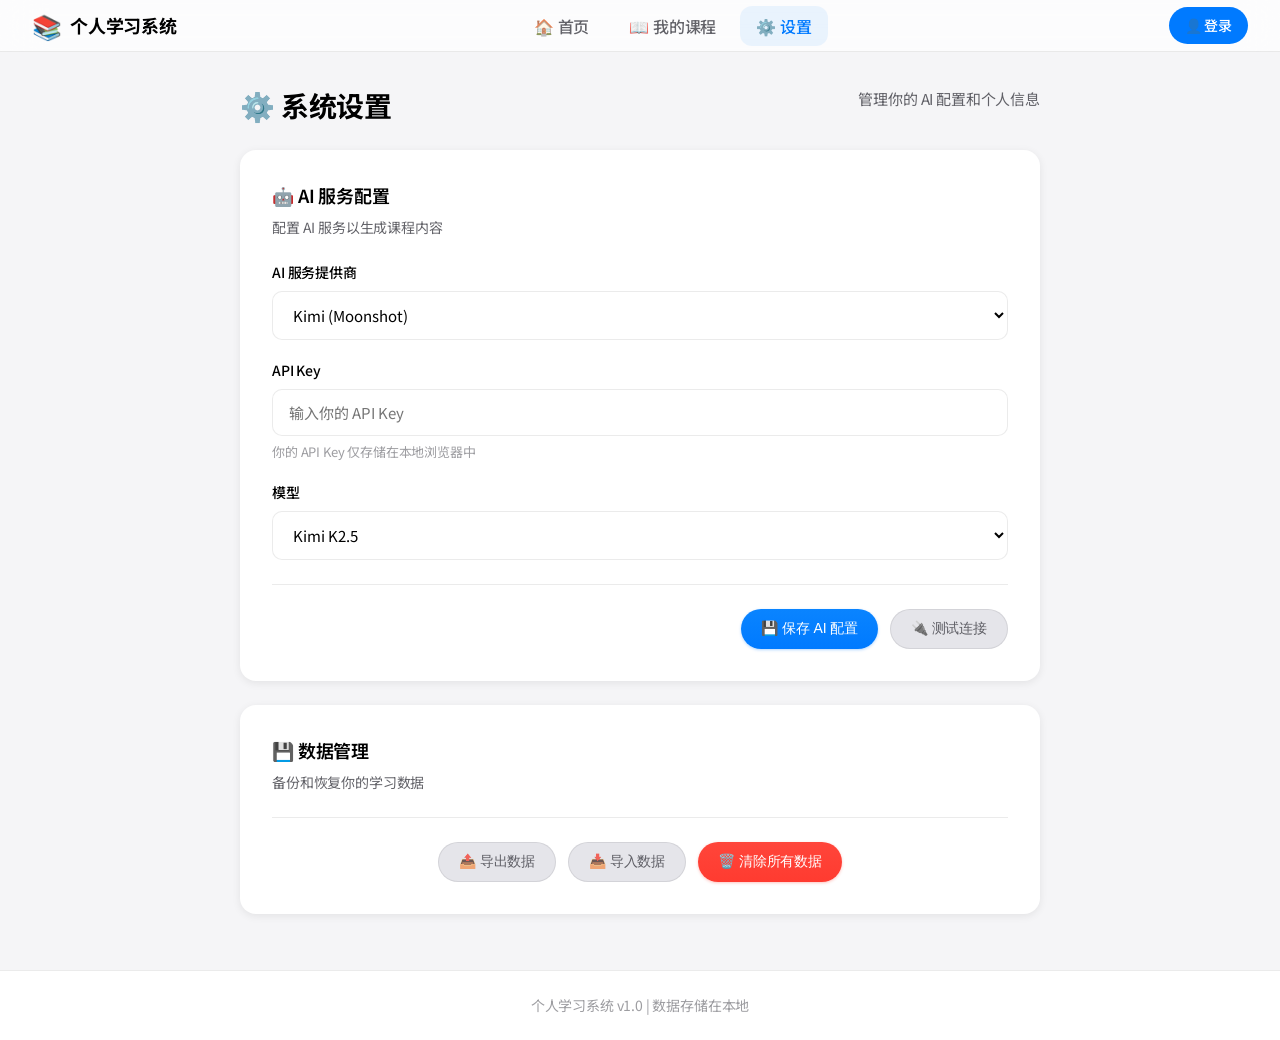
<file: settings.html>
<!DOCTYPE html>
<html lang="zh-CN">
<head>
    <meta charset="UTF-8">
    <meta name="viewport" content="width=device-width, initial-scale=1.0">
    <title>设置 - 个人学习系统</title>
    <link rel="stylesheet" href="css/style.css?v=104">
    <link href="https://fonts.googleapis.com/css2?family=Noto+Sans+SC:wght@300;400;500;700&display=swap" rel="stylesheet">
    <style>
        .settings-wrapper {
            max-width: 800px;
            margin: 0 auto;
        }
        .settings-card {
            background: white;
            border-radius: 16px;
            box-shadow: 0 2px 8px rgba(0, 0, 0, 0.08);
            padding: 32px;
            margin-bottom: 24px;
        }
        .settings-card h3 {
            font-size: 18px;
            font-weight: 600;
            color: var(--text-primary);
            margin: 0 0 8px 0;
            display: flex;
            align-items: center;
            gap: 8px;
        }
        .settings-card .card-desc {
            font-size: 14px;
            color: var(--text-secondary);
            margin: 0 0 24px 0;
        }
        .form-group {
            margin-bottom: 20px;
        }
        .form-group label {
            display: block;
            font-size: 14px;
            font-weight: 500;
            color: var(--text-primary);
            margin-bottom: 8px;
        }
        .form-group input,
        .form-group select {
            width: 100%;
            padding: 12px 16px;
            border: 1px solid var(--border-color);
            border-radius: 10px;
            font-size: 15px;
            background: white;
            transition: all 0.2s;
            font-family: inherit;
        }
        .form-group input:focus,
        .form-group select:focus {
            outline: none;
            border-color: var(--primary-color);
            box-shadow: 0 0 0 3px rgba(0, 122, 255, 0.1);
        }
        .form-hint {
            font-size: 13px;
            color: var(--text-tertiary);
            margin-top: 6px;
        }
        .form-actions {
            display: flex;
            gap: 12px;
            margin-top: 24px;
        }
        .settings-actions {
            display: flex;
            gap: 12px;
            flex-wrap: wrap;
        }
        .test-result {
            margin-top: 20px;
            padding: 16px;
            border-radius: 12px;
            display: none;
        }
        .test-result.success {
            background: #f0fdf4;
            border: 1px solid #86efac;
            display: block;
        }
        .test-result.error {
            background: #fef2f2;
            border: 1px solid #fecaca;
            display: block;
        }
        .test-result.warning {
            background: #fffbeb;
            border: 1px solid #fcd34d;
            display: block;
        }
        .model-select-wrapper {
            display: flex;
            gap: 12px;
            align-items: flex-start;
        }
        .model-select-wrapper select {
            flex: 1;
        }
        .btn-sm {
            padding: 12px 20px;
            font-size: 14px;
        }
    </style>
</head>
<body>
    <div class="layout">
        <header class="top-nav">
            <div class="nav-brand">
                <span class="brand-icon">📚</span>
                <span class="brand-text">个人学习系统</span>
            </div>
            <nav class="nav-menu">
                <a href="index.html" class="nav-item">🏠 首页</a>
                <a href="courses.html" class="nav-item">📖 我的课程</a>
                <a href="settings.html" class="nav-item active">⚙️ 设置</a>
            </nav>
            <div class="nav-user">
                <a href="auth.html" class="user-login-btn">👤 登录</a>
            </div>
        </header>

        <main class="main-container">
            <div class="settings-wrapper">
                <!-- 页面标题 -->
                <div class="page-header" style="margin-bottom: 24px;">
                    <h1>⚙️ 系统设置</h1>
                    <p style="color: var(--text-secondary);">管理你的 AI 配置和个人信息</p>
                </div>

                <!-- AI 设置 -->
                <div class="settings-card">
                    <h3>🤖 AI 服务配置</h3>
                    <p class="card-desc">配置 AI 服务以生成课程内容</p>
                    
                    <div class="form-group">
                        <label for="aiProvider">AI 服务提供商</label>
                        <select id="aiProvider">
                            <option value="kimi">Kimi (Moonshot)</option>
                            <option value="kimi-coding">Kimi Coding (代码专用)</option>
                            <option value="openai">OpenAI</option>
                            <option value="deepseek">DeepSeek</option>
                            <option value="custom">自定义</option>
                        </select>
                    </div>

                    <div class="form-group">
                        <label for="aiApiKey">API Key</label>
                        <input type="password" id="aiApiKey" placeholder="输入你的 API Key">
                        <p class="form-hint">你的 API Key 仅存储在本地浏览器中</p>
                    </div>

                    <div class="form-group" id="customEndpointGroup" style="display: none;">
                        <label for="customEndpoint">自定义 API 端点</label>
                        <input type="text" id="customEndpoint" placeholder="例如：https://api.example.com/v1">
                        <p class="form-hint">仅在使用自定义提供商时需要</p>
                    </div>

                    <div class="form-group">
                        <label for="aiModel">模型</label>
                        <div class="model-select-wrapper">
                            <select id="aiModel">
                                <option value="kimi-coding/k2p5">Kimi K2.5</option>
                            </select>
                        </div>
                    </div>

                    <div class="form-actions">
                        <button class="btn btn-primary" onclick="app.saveAISettings()">💾 保存 AI 配置</button>
                        <button class="btn btn-secondary" onclick="app.testAIConnection()">🔌 测试连接</button>
                    </div>

                    <!-- 测试结果展示区域 -->
                    <div id="aiTestResult" class="test-result"></div>
                </div>

                <!-- 数据管理 -->
                <div class="settings-card">
                    <h3>💾 数据管理</h3>
                    <p class="card-desc">备份和恢复你的学习数据</p>
                    
                    <div class="settings-actions">
                        <button class="btn btn-secondary" onclick="app.exportData()">📤 导出数据</button>
                        <button class="btn btn-secondary" onclick="app.importData()">📥 导入数据</button>
                        <button class="btn btn-danger" onclick="app.clearAllData()">🗑️ 清除所有数据</button>
                    </div>
                </div>
            </div>
        </main>

        <footer class="footer">
            <p>个人学习系统 v1.0 | 数据存储在本地</p>
        </footer>
    </div>

    <script src="js/storage.js?v=104"></script>
    <script src="js/ai-service.js?v=104"></script>
    <script src="js/app.js?v=104"></script>
    <script>
        document.addEventListener('DOMContentLoaded', function() {
            app.updateNavUser();
            if (typeof app !== 'undefined' && app.initSettingsPage) {
                app.initSettingsPage();
            } else {
                console.error('App not loaded properly');
            }
        });
    </script>
</body>
</html>
</file>
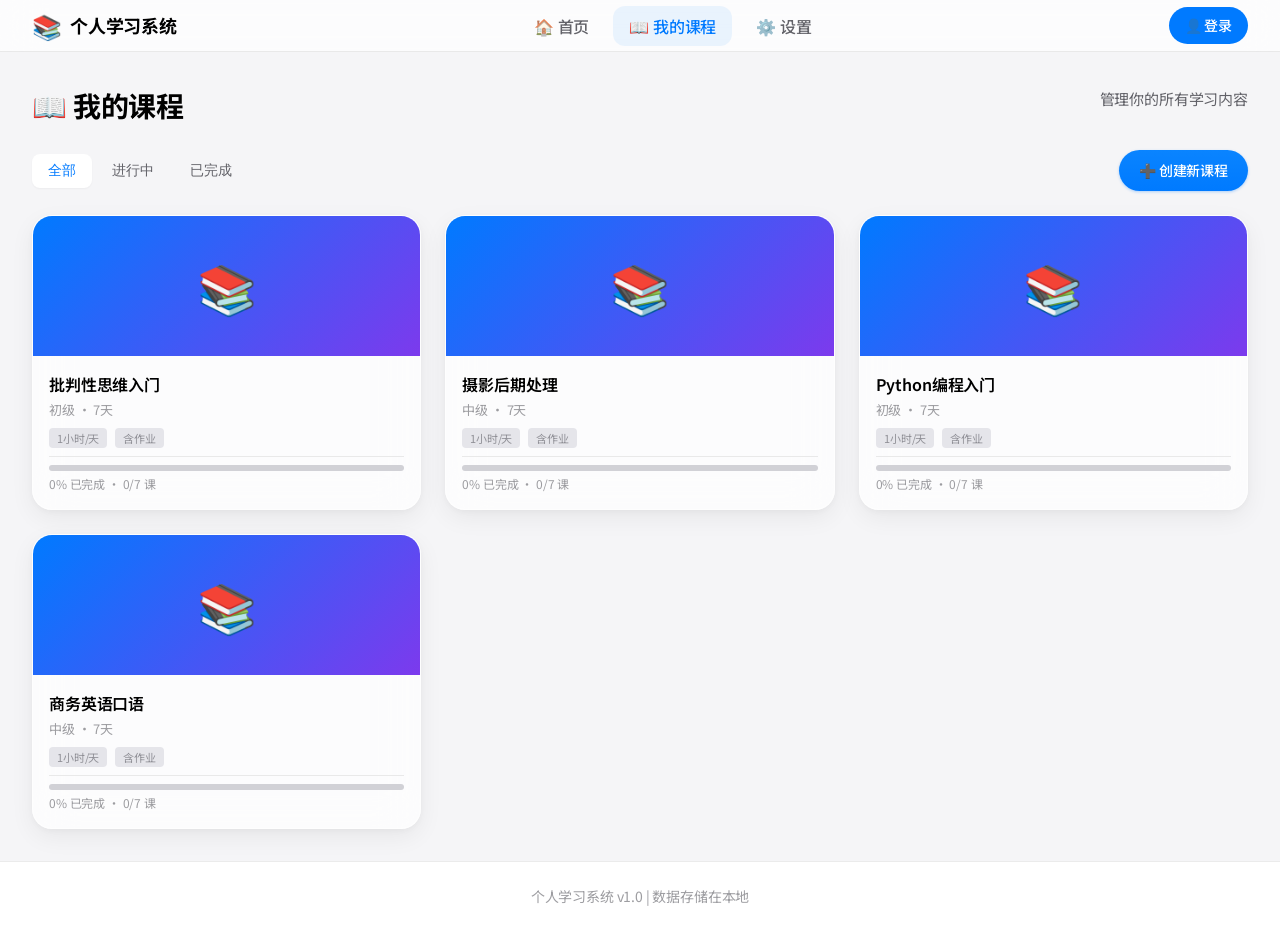
<file: study.html>
<!DOCTYPE html>
<html lang="zh-CN">
<head>
    <meta charset="UTF-8">
    <meta name="viewport" content="width=device-width, initial-scale=1.0">
    <title>学习 - 个人学习系统</title>
    <link rel="stylesheet" href="css/style.css?v=104">
    <link href="https://fonts.googleapis.com/css2?family=Noto+Sans+SC:wght@300;400;500;700&display=swap" rel="stylesheet">
</head>
<body class="study-page-body">
    <div class="study-layout">
        <!-- 顶部学习导航 -->
        <header class="study-header">
            <div class="study-header-left">
                <a href="course-detail.html" class="btn btn-icon" title="返回课程">
                    ←
                </a>
                <div class="course-nav-info">
                    <span class="nav-course-name" id="navCourseName">课程名称</span>
                    <span class="nav-separator">/</span>
                    <span class="nav-lesson-name" id="navLessonName">课程标题</span>
                </div>
            </div>
            <div class="study-header-center">
                <div class="lesson-nav">
                    <button class="btn btn-nav" id="prevLessonBtn" onclick="app.prevLesson()" title="上一课">
                        ← 上一课
                    </button>
                    <span class="lesson-counter">
                        <span id="currentLessonNum">1</span> / <span id="totalLessonNum">30</span>
                    </span>
                    <button class="btn btn-nav" id="nextLessonBtn" onclick="app.nextLesson()" title="下一课">
                        下一课 →
                    </button>
                </div>
            </div>
            <div class="study-header-right">
                <button class="btn btn-secondary" id="outlineToggleHeaderBtn" onclick="app.toggleOutline()">
                    📑 收起大纲
                </button>
                <button class="btn btn-secondary" onclick="app.scrollToHomework()">
                    📝 前往作业
                </button>
            </div>
        </header>

        <!-- 主体内容 -->
        <div class="study-container">
            <!-- 左侧大纲面板（可折叠） -->
            <aside class="outline-panel" id="outlinePanel">
                <div class="outline-toggle-btn" id="outlineToggleBtn" onclick="app.toggleOutline()" title="收起大纲">
                    ☰
                </div>
                <div class="outline-panel-header">
                    <h3>📑 课程大纲</h3>
                    <button class="btn btn-icon" onclick="app.toggleOutline()">✕</button>
                </div>
                <div class="outline-panel-content" id="outlinePanelContent">
                    <!-- 动态填充 -->
                </div>
            </aside>

            <!-- 学习内容区 -->
            <main class="study-content">
                <div class="content-wrapper">
                    <!-- 课程标题区 -->
                    <div class="lesson-header-section">
                        <span class="lesson-day-badge" id="lessonDayBadge">第 1 天</span>
                        <h1 class="lesson-title" id="lessonTitle">课程标题</h1>
                        <div class="lesson-meta">
                            <span class="meta-item" id="lessonDuration">⏱️ 约 1 小时</span>
                            <span class="meta-item" id="lessonStatus">⏳ 未开始</span>
                        </div>
                    </div>

                    <!-- 课程内容 -->
                    <div class="lesson-content" id="lessonContent">
                        <!-- 动态填充 -->
                    </div>

                    <!-- 课程底部操作 -->
                    <div class="lesson-footer-actions">
                        <button class="btn btn-secondary" id="prevLessonBottomBtn" onclick="app.prevLesson()">
                            ← 上一课
                        </button>
                        <div class="action-center">
                            <button class="btn btn-primary btn-lg" id="markCompleteBtn" onclick="app.markLessonComplete()">
                                ✅ 标记本节课完成
                            </button>
                            <button class="btn btn-text" id="skipLessonBtn" onclick="app.skipLesson()" style="margin-left: 10px; color: var(--text-tertiary);">
                                ⏭️ 跳过本课
                            </button>
                        </div>
                        <button class="btn btn-secondary" id="nextLessonBottomBtn" onclick="app.nextLesson()">
                            下一课 →
                        </button>
                    </div>

                    <!-- 课后作业区域（新版底部设计） -->
                    <div class="homework-section" id="homeworkSection">
                        <div class="homework-section-header">
                            <div class="homework-title-row">
                                <h3>📝 课后作业与练习</h3>
                                <span class="homework-badge" id="homeworkStatus">待完成</span>
                            </div>
                            <p class="homework-desc">完成作业可以帮助巩固所学知识，系统会自动批改并提供反馈</p>
                        </div>
                        
                        <div class="homework-content-scrollable" id="homeworkBody">
                            <!-- 动态填充作业题目 -->
                        </div>
                        
                        <div class="homework-actions-bar" id="homeworkActions">
                            <div class="homework-progress">
                                <span id="homeworkProgressText">已完成 0/3 题</span>
                            </div>
                            <button class="btn btn-secondary" id="saveDraftBtn" onclick="app.saveHomeworkDraft()">
                                💾 保存草稿
                            </button>
                            <button class="btn btn-primary btn-lg" id="submitHomeworkBtn" onclick="app.submitHomework()">
                                🚀 提交作业
                            </button>
                        </div>

                        <!-- 评分反馈区域（提交后显示） -->
                        <div class="grading-feedback" id="gradingFeedback" style="display: none;">
                            <div class="feedback-header">
                                <div class="score-circle" id="scoreCircle">
                                    <span class="score-number" id="scoreNumber">--</span>
                                    <span class="score-label">分</span>
                                </div>
                                <div class="feedback-summary">
                                    <h4 id="feedbackTitle">评分反馈</h4>
                                    <p id="feedbackSummary">正在分析你的答案...</p>
                                </div>
                            </div>
                            <div class="feedback-details" id="feedbackDetails">
                                <!-- 详细反馈 -->
                            </div>
                            <div class="feedback-actions">
                                <button class="btn btn-secondary" onclick="app.retryHomework()">
                                    🔄 重新做答
                                </button>
                                <button class="btn btn-primary" onclick="app.viewCorrectAnswers()">
                                    👀 查看解析
                                </button>
                            </div>
                        </div>
                    </div>
                </div>
            </main>
        </div>

        <!-- 阅读进度条 -->
        <div class="reading-progress-container">
            <div class="reading-progress-bar" id="readingProgressBar"></div>
        </div>
        
        <!-- 学习进度条（隐藏） -->
        <div class="study-progress-bar" style="display: none;">
            <div class="progress-track">
                <div class="progress-fill" id="studyProgressFill" style="width: 0%"></div>
            </div>
            <span class="progress-text" id="studyProgressText">0%</span>
        </div>
    </div>

    <!-- 完成课程祝贺弹窗 -->
    <div class="modal" id="completionModal">
        <div class="modal-content modal-center">
            <div class="completion-animation">
                <div class="trophy-icon">🏆</div>
                <div class="confetti">🎉</div>
            </div>
            <h2>恭喜完成学习！</h2>
            <p id="completionMessage">你已经完成了今天的学习内容</p>
            <div class="completion-actions">
                <button class="btn btn-secondary" onclick="app.closeModal(''completionModal'')">继续浏览</button>
                <button class="btn btn-primary" onclick="app.nextLesson()">下一课 →</button>
            </div>
        </div>
    </div>

    <!-- 笔记侧边栏 -->
    <div class="notes-sidebar" id="notesSidebar">
        <div class="notes-header">
            <h3>📝 学习笔记</h3>
            <button class="btn btn-icon" onclick="app.toggleNotes()">✕</button>
        </div>
        <div class="notes-content">
            <textarea id="lessonNotes" placeholder="记录你的学习心得、重点内容或疑问..."></textarea>
        </div>
        <div class="notes-footer">
            <button class="btn btn-primary" onclick="app.saveNotes()">保存笔记</button>
        </div>
    </div>

    <!-- 浮动工具栏 -->
    <div class="floating-toolbar">
        <button class="float-btn" onclick="app.toggleNotes()" title="笔记">
            📝
        </button>
        <button class="float-btn" onclick="app.toggleOutline()" title="展开/收起大纲">
            📑
        </button>
        <button class="float-btn" onclick="app.scrollToTop()" title="顶部">
            ⬆️
        </button>
    </div>

    <script src="js/storage.js?v=104"></script>
    <script src="js/ai-service.js?v=104"></script>
    <script src="js/app.js?v=104"></script>
    <script>
        document.addEventListener('DOMContentLoaded', function() {
            app.updateNavUser();
            // 检查 AIService 是否加载成功
            if (typeof AIService === 'undefined') {
                console.error('[Study] AIService 未加载！');
                document.getElementById('lessonContent').innerHTML = 
                    '<div class="error">加载失败: AI服务未初始化，请刷新页面重试</div>';
            } else {
                console.log('[Study] AIService 已加载', typeof AIService);
                app.initStudyPage();
            }
        });
    </script>
</body>
</html>
</file>
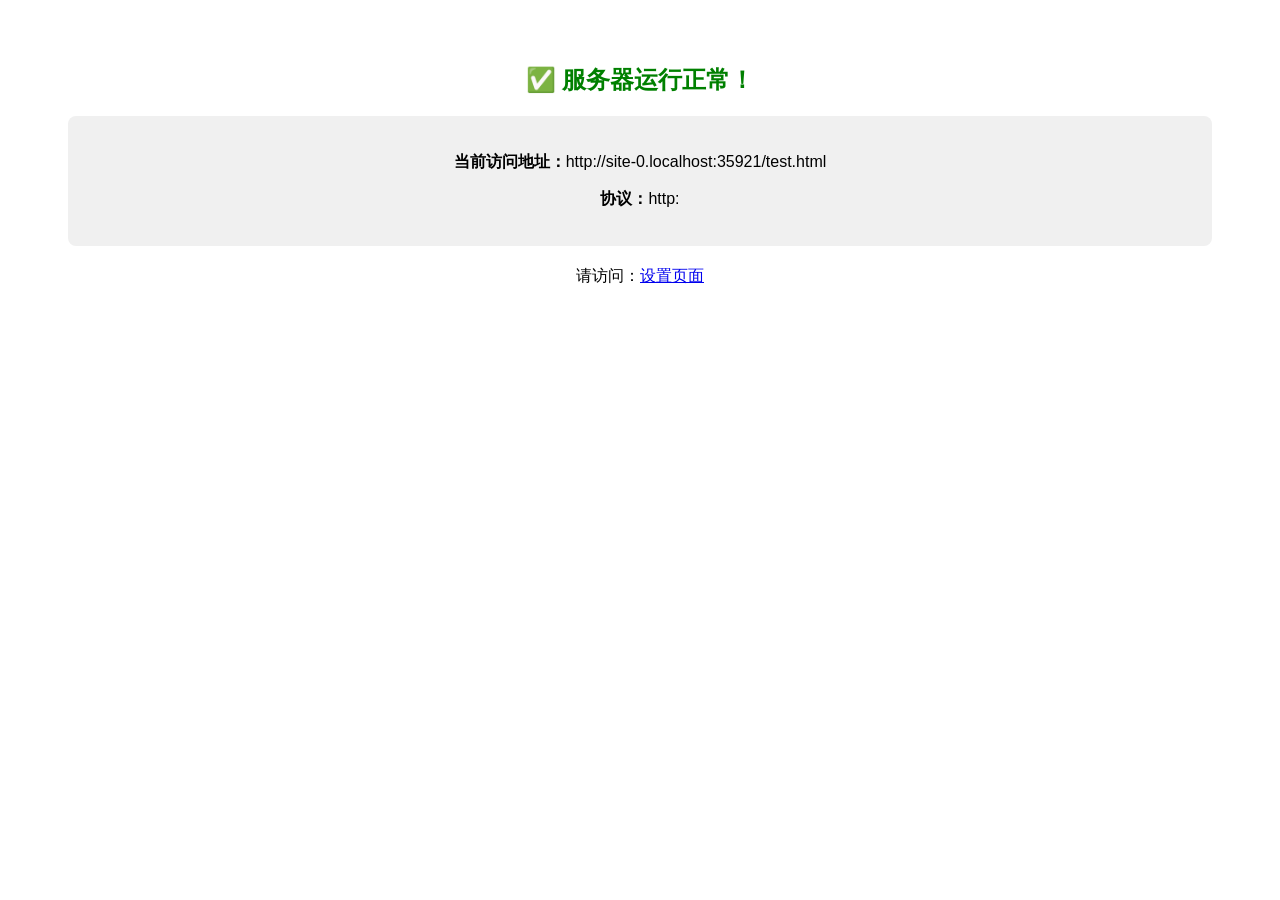
<file: test.html>
<!DOCTYPE html>
<html>
<head>
    <meta charset="UTF-8">
    <title>服务器测试</title>
    <style>
        body { font-family: sans-serif; padding: 40px; text-align: center; }
        .success { color: green; font-size: 24px; }
        .info { background: #f0f0f0; padding: 20px; border-radius: 8px; margin: 20px; }
    </style>
</head>
<body>
    <h1 class="success">✅ 服务器运行正常！</h1>
    <div class="info">
        <p><strong>当前访问地址：</strong><span id="url"></span></p>
        <p><strong>协议：</strong><span id="protocol"></span></p>
    </div>
    <p>请访问：<a href="/settings.html">设置页面</a></p>
    <script>
        document.getElementById('url').textContent = window.location.href;
        document.getElementById('protocol').textContent = window.location.protocol;
    </script>
</body>
</html>
</file>
<file: css/style.css>
/* ==================== 基础样式重置 ==================== */
*, *::before, *::after {
    box-sizing: border-box;
    margin: 0;
    padding: 0;
}

:root {
    /* Apple 风格主色调 - 更柔和的蓝色 */
    --primary-color: #007AFF;
    --primary-hover: #0056D2;
    --primary-light: rgba(0, 122, 255, 0.08);
    
    /* Apple 系统色 */
    --success-color: #34C759;
    --warning-color: #FF9500;
    --danger-color: #FF3B30;
    --info-color: #5856D6;
    
    /* Apple 灰色系 - 更柔和 */
    --gray-50: #F2F2F7;
    --gray-100: #E5E5EA;
    --gray-200: #D1D1D6;
    --gray-300: #C7C7CC;
    --gray-400: #AEAEB2;
    --gray-500: #8E8E93;
    --gray-600: #636366;
    --gray-700: #48484A;
    --gray-800: #3A3A3C;
    --gray-900: #1C1C1E;
    
    /* Apple 背景色 */
    --bg-primary: #FFFFFF;
    --bg-secondary: #F5F5F7;
    --bg-tertiary: #F2F2F7;
    
    /* Apple 文字色 */
    --text-primary: #000000;
    --text-secondary: rgba(60, 60, 67, 0.8);
    --text-tertiary: rgba(60, 60, 67, 0.5);
    
    /* Apple 边框 - 更细腻 */
    --border-color: rgba(0, 0, 0, 0.08);
    --border-radius-sm: 8px;
    --border-radius: 12px;
    --border-radius-lg: 16px;
    --border-radius-xl: 20px;
    
    /* Apple 阴影 - 更柔和 */
    --shadow-sm: 0 1px 2px rgba(0, 0, 0, 0.04);
    --shadow: 0 1px 3px rgba(0, 0, 0, 0.06);
    --shadow-md: 0 4px 12px rgba(0, 0, 0, 0.08);
    --shadow-lg: 0 8px 24px rgba(0, 0, 0, 0.1);
    --shadow-xl: 0 16px 40px rgba(0, 0, 0, 0.12);
    
    /* 间距 - 更大留白 */
    --spacing-xs: 4px;
    --spacing-sm: 8px;
    --spacing: 16px;
    --spacing-lg: 24px;
    --spacing-xl: 32px;
    --spacing-2xl: 48px;
    
    /* 字体 - Apple 系统字体优先 */
    --font-family: -apple-system, BlinkMacSystemFont, 'SF Pro Text', 'Noto Sans SC', 'Segoe UI', Roboto, sans-serif;
    --font-mono: 'SF Mono', 'SFMono-Regular', monospace;
    
    /* Apple 毛玻璃效果 */
    --glass-bg: rgba(255, 255, 255, 0.72);
    --glass-bg-dark: rgba(28, 28, 30, 0.72);
    --glass-border: rgba(255, 255, 255, 0.2);
    --glass-blur: 20px;
}

html {
    font-size: 16px;
    -webkit-font-smoothing: antialiased;
    -moz-osx-font-smoothing: grayscale;
}

body {
    font-family: var(--font-family);
    background-color: var(--bg-secondary);
    color: var(--text-primary);
    line-height: 1.5;
    min-height: 100vh;
    letter-spacing: -0.01em;
}

a {
    color: var(--primary-color);
    text-decoration: none;
    transition: all 0.2s ease;
}

a:hover {
    color: var(--primary-hover);
    opacity: 0.8;
}

/* ==================== 布局样式 ==================== */
.layout {
    min-height: 100vh;
    display: flex;
    flex-direction: column;
}

/* 顶部导航栏 - Apple 毛玻璃风格 */
.top-nav {
    background: var(--glass-bg);
    backdrop-filter: blur(var(--glass-blur));
    -webkit-backdrop-filter: blur(var(--glass-blur));
    border-bottom: 1px solid var(--border-color);
    padding: 0 var(--spacing-xl);
    height: 52px;
    display: flex;
    align-items: center;
    justify-content: space-between;
    position: sticky;
    top: 0;
    z-index: 100;
}

.nav-brand {
    display: flex;
    align-items: center;
    gap: var(--spacing-sm);
}

.brand-icon {
    font-size: 24px;
}

.brand-text {
    font-size: 18px;
    font-weight: 700;
    color: var(--text-primary);
}

.nav-menu {
    display: flex;
    gap: var(--spacing-sm);
}

.nav-item {
    padding: var(--spacing-sm) var(--spacing);
    border-radius: var(--border-radius);
    color: var(--text-secondary);
    font-weight: 500;
    transition: all 0.2s;
}

.nav-item:hover {
    background-color: var(--gray-100);
    color: var(--text-primary);
}

.nav-item.active {
    background-color: var(--primary-light);
    color: var(--primary-color);
}

.nav-user {
    display: flex;
    align-items: center;
    gap: var(--spacing);
}

.ai-badge {
    font-size: 12px;
    padding: 4px 10px;
    background-color: var(--success-color);
    color: white;
    border-radius: 20px;
    font-weight: 500;
}

.ai-badge.error {
    background-color: var(--danger-color);
}

.user-login-btn {
    display: flex;
    align-items: center;
    gap: 6px;
    padding: 8px 16px;
    background: var(--primary-color);
    color: white;
    border-radius: 20px;
    font-size: 14px;
    font-weight: 500;
    text-decoration: none;
    transition: all 0.2s;
}

.user-login-btn:hover {
    background: var(--primary-hover);
    transform: translateY(-1px);
}

.user-menu {
    display: flex;
    align-items: center;
    gap: 12px;
}

.user-menu .user-name {
    font-size: 14px;
    font-weight: 500;
    color: var(--text-primary);
}

/* 主体容器 */
.main-container {
    flex: 1;
    max-width: 1400px;
    width: 100%;
    margin: 0 auto;
    padding: var(--spacing-xl);
}

/* 面包屑导航 */
.breadcrumb {
    display: flex;
    align-items: center;
    gap: var(--spacing-sm);
    margin-bottom: var(--spacing-lg);
    font-size: 14px;
    color: var(--text-tertiary);
}

.breadcrumb a {
    color: var(--text-secondary);
}

.breadcrumb a:hover {
    color: var(--primary-color);
}

.breadcrumb .separator {
    color: var(--gray-400);
}

.breadcrumb .current {
    color: var(--text-primary);
    font-weight: 500;
}

/* 页脚 */
.footer {
    background-color: var(--bg-primary);
    border-top: 1px solid var(--border-color);
    padding: var(--spacing-lg);
    text-align: center;
    color: var(--text-tertiary);
    font-size: 14px;
}

/* ==================== 按钮样式 - Apple 风格 ==================== */
.btn {
    display: inline-flex;
    align-items: center;
    justify-content: center;
    gap: 6px;
    padding: 10px 20px;
    border-radius: 980px; /* Apple 胶囊按钮 */
    font-size: 14px;
    font-weight: 500;
    cursor: pointer;
    border: none;
    transition: all 0.2s cubic-bezier(0.4, 0, 0.2, 1);
    white-space: nowrap;
    letter-spacing: -0.01em;
}

.btn:disabled {
    opacity: 0.4;
    cursor: not-allowed;
}

.btn-primary {
    background: linear-gradient(180deg, #0A84FF 0%, #007AFF 100%);
    color: white;
    box-shadow: 0 1px 3px rgba(0, 122, 255, 0.3);
}

.btn-primary:hover:not(:disabled) {
    background: linear-gradient(180deg, #3395FF 0%, #0A84FF 100%);
    color: white;
    box-shadow: 0 4px 12px rgba(0, 122, 255, 0.4);
    transform: translateY(-1px);
}

.btn-secondary {
    background-color: var(--gray-100);
    color: var(--text-secondary);
    border: 1px solid var(--border-color);
}

.btn-secondary:hover:not(:disabled) {
    background-color: white;
    color: var(--text-primary);
    box-shadow: var(--shadow);
}

.btn-danger {
    background: linear-gradient(180deg, #FF453A 0%, #FF3B30 100%);
    color: white;
    box-shadow: 0 1px 3px rgba(255, 59, 48, 0.3);
}

.btn-danger:hover:not(:disabled) {
    background: linear-gradient(180deg, #FF6B64 0%, #FF453A 100%);
    box-shadow: 0 4px 12px rgba(255, 59, 48, 0.4);
    transform: translateY(-1px);
}

.btn-lg {
    padding: 14px 32px;
    font-size: 16px;
    border-radius: 980px;
}

.btn-sm {
    padding: 6px 14px;
    font-size: 13px;
    border-radius: 980px;
}

.btn-icon {
    width: 36px;
    height: 36px;
    padding: 0;
    border-radius: 50%;
}

.btn-text {
    background: none;
    padding: var(--spacing-sm);
    color: var(--primary-color);
    border-radius: 980px;
}

.btn-text:hover {
    background-color: var(--primary-light);
}

.btn-loading {
    display: flex;
    align-items: center;
    gap: var(--spacing-sm);
}

.btn-spinner {
    display: inline-block;
    width: 16px;
    height: 16px;
    border: 2px solid rgba(255,255,255,0.3);
    border-top: 2px solid currentColor;
    border-radius: 50%;
    animation: btn-spin 0.8s linear infinite;
}

@keyframes btn-spin {
    0% { transform: rotate(0deg); }
    100% { transform: rotate(360deg); }
}

.btn-nav {
    background-color: transparent;
    color: var(--text-secondary);
    padding: var(--spacing-sm) var(--spacing);
}

.btn-nav:hover:not(:disabled) {
    background-color: var(--gray-100);
    color: var(--text-primary);
}

.btn-nav:disabled {
    opacity: 0.4;
    cursor: not-allowed;
}

/* 加载动画 */
.spinner {
    width: 16px;
    height: 16px;
    border: 2px solid rgba(255, 255, 255, 0.3);
    border-top-color: white;
    border-radius: 50%;
    animation: spin 0.8s linear infinite;
}

@keyframes spin {
    to { transform: rotate(360deg); }
}

/* ==================== 表单样式 ==================== */
.form-group {
    margin-bottom: var(--spacing-lg);
}

.form-group label {
    display: block;
    margin-bottom: var(--spacing-sm);
    font-weight: 500;
    color: var(--text-primary);
}

.label-required {
    color: var(--danger-color);
    margin-left: 2px;
}

.form-input,
.form-select,
.form-textarea {
    width: 100%;
    padding: 12px 16px;
    border: 1px solid var(--border-color);
    border-radius: var(--border-radius);
    font-size: 14px;
    font-family: inherit;
    background-color: var(--bg-primary);
    color: var(--text-primary);
    transition: all 0.2s;
}

.form-input:focus,
.form-select:focus,
.form-textarea:focus {
    outline: none;
    border-color: var(--primary-color);
    box-shadow: 0 0 0 3px var(--primary-light);
}

.form-textarea {
    resize: vertical;
    min-height: 100px;
}

.form-select {
    cursor: pointer;
    appearance: none;
    background-image: url("data:image/svg+xml,%3Csvg xmlns='http://www.w3.org/2000/svg' fill='none' viewBox='0 0 20 20'%3E%3Cpath stroke='%236b7280' stroke-linecap='round' stroke-linejoin='round' stroke-width='1.5' d='m6 8 4 4 4-4'/%3E%3C/svg%3E");
    background-position: right 12px center;
    background-repeat: no-repeat;
    background-size: 20px;
    padding-right: 40px;
}

.form-hint {
    font-size: 12px;
    color: var(--text-tertiary);
    margin-top: var(--spacing-xs);
}

.form-row {
    display: grid;
    grid-template-columns: 1fr 1fr;
    gap: var(--spacing-lg);
}

.form-checkbox {
    display: flex;
    align-items: center;
    gap: var(--spacing-sm);
    cursor: pointer;
}

.form-checkbox input[type="checkbox"] {
    width: 18px;
    height: 18px;
    cursor: pointer;
    accent-color: var(--primary-color);
}

.checkbox-text {
    color: var(--text-secondary);
}

.input-with-btn {
    display: flex;
    gap: var(--spacing-sm);
}

.input-with-btn .form-input {
    flex: 1;
}

.form-section {
    margin-bottom: var(--spacing-xl);
    padding-bottom: var(--spacing-xl);
    border-bottom: 1px solid var(--border-color);
}

.form-section:last-of-type {
    border-bottom: none;
}

.form-section h3 {
    font-size: 16px;
    color: var(--text-primary);
    margin-bottom: var(--spacing-lg);
    padding-bottom: var(--spacing-sm);
    border-bottom: 2px solid var(--primary-color);
    display: inline-block;
}

.form-actions {
    display: flex;
    gap: var(--spacing);
    justify-content: flex-end;
    margin-top: var(--spacing-xl);
    padding-top: var(--spacing-lg);
    border-top: 1px solid var(--border-color);
}

/* ==================== 卡片样式 ==================== */
.card {
    background-color: var(--bg-primary);
    border-radius: var(--border-radius-lg);
    box-shadow: var(--shadow);
    overflow: hidden;
}

.card-header {
    padding: var(--spacing-lg);
    border-bottom: 1px solid var(--border-color);
}

.card-body {
    padding: var(--spacing-lg);
}

.card-footer {
    padding: var(--spacing-lg);
    border-top: 1px solid var(--border-color);
    background-color: var(--gray-50);
}

/* ==================== 首页样式 ==================== */
.hero-section {
    background: linear-gradient(135deg, var(--primary-color) 0%, #7c3aed 100%);
    border-radius: var(--border-radius-xl);
    padding: var(--spacing-2xl);
    color: white;
    margin-bottom: var(--spacing-2xl);
    display: flex;
    justify-content: space-between;
    align-items: center;
    gap: var(--spacing-xl);
}

.hero-content h1 {
    font-size: 32px;
    font-weight: 700;
    margin-bottom: var(--spacing);
}

.hero-content p {
    font-size: 16px;
    opacity: 0.9;
    margin-bottom: var(--spacing-lg);
}

.hero-actions {
    display: flex;
    gap: var(--spacing);
}

/* Hero区域按钮 - 主按钮：白色背景深色文字，次按钮：透明背景白色文字带边框 */
.hero-actions .btn-primary,
.hero-section .hero-actions .btn-primary {
    background: linear-gradient(135deg, #ffffff 0%, #f0f0f0 100%) !important;
    color: #333 !important;
    border: none !important;
    font-weight: 600 !important;
    box-shadow: 0 4px 14px rgba(0, 0, 0, 0.25) !important;
}

.hero-actions .btn-primary:hover,
.hero-section .hero-actions .btn-primary:hover {
    background: white !important;
    transform: translateY(-2px);
    box-shadow: 0 6px 20px rgba(0, 0, 0, 0.35) !important;
}

.hero-actions .btn-secondary,
.hero-section .hero-actions .btn-secondary {
    background: rgba(255, 255, 255, 0.15) !important;
    color: white !important;
    border: 1px solid rgba(255, 255, 255, 0.5) !important;
    font-weight: 500 !important;
    backdrop-filter: blur(10px) !important;
}

.hero-actions .btn-secondary:hover,
.hero-section .hero-actions .btn-secondary:hover {
    background: rgba(255, 255, 255, 0.25) !important;
    border-color: rgba(255, 255, 255, 0.8) !important;
    transform: translateY(-2px);
}

/* Hero统计卡片 */
.hero-stats {
    display: flex;
    gap: 16px;
}

.hero-stats .stat-item {
    background: rgba(255, 255, 255, 0.95);
    border-radius: 16px;
    padding: 20px 24px;
    min-width: 90px;
    text-align: center;
    box-shadow: 0 4px 20px rgba(0, 0, 0, 0.15);
}

.hero-stats .stat-number {
    display: block;
    font-size: 32px;
    font-weight: 700;
    color: #333;
    line-height: 1;
    margin-bottom: 6px;
}

.hero-stats .stat-label {
    font-size: 13px;
    color: #666;
    text-transform: none;
    letter-spacing: 0;
    opacity: 1;
}

/* 通用统计项样式 */
.stat-item {
    text-align: center;
}

.stat-number {
    display: block;
    font-size: 36px;
    font-weight: 700;
    line-height: 1;
}

.stat-label {
    font-size: 12px;
    opacity: 0.8;
    text-transform: uppercase;
    letter-spacing: 0.5px;
}

/* 通用区块 */
.section {
    margin-bottom: var(--spacing-2xl);
}

.section-header {
    display: flex;
    justify-content: space-between;
    align-items: center;
    margin-bottom: var(--spacing-lg);
}

.section-header h2 {
    font-size: 20px;
    font-weight: 600;
    color: var(--text-primary);
}

.section-header .section-desc {
    font-size: 14px;
    color: var(--text-secondary);
    margin-left: 12px;
    font-weight: 400;
}

.link-more {
    font-size: 14px;
    color: var(--primary-color);
    font-weight: 500;
}

.link-more:hover {
    text-decoration: underline;
}

/* 快速创建卡片 */
.quick-create-grid {
    display: grid;
    grid-template-columns: repeat(auto-fill, minmax(200px, 1fr));
    gap: var(--spacing);
}

.quick-card {
    display: flex;
    align-items: center;
    gap: var(--spacing);
    padding: var(--spacing);
    background-color: var(--bg-primary);
    border-radius: var(--border-radius-lg);
    box-shadow: var(--shadow);
    transition: all 0.2s;
}

.quick-card:hover {
    transform: translateY(-2px);
    box-shadow: var(--shadow-md);
}

.quick-icon {
    width: 48px;
    height: 48px;
    border-radius: var(--border-radius);
    display: flex;
    align-items: center;
    justify-content: center;
    font-size: 24px;
    flex-shrink: 0;
}

.quick-info h3 {
    font-size: 14px;
    font-weight: 600;
    color: var(--text-primary);
    margin-bottom: 2px;
}

.quick-info p {
    font-size: 12px;
    color: var(--text-tertiary);
}

/* 课程卡片 */
.course-cards {
    display: grid;
    grid-template-columns: repeat(auto-fill, minmax(300px, 1fr));
    gap: 20px;
}

.course-card {
    background: var(--glass-bg);
    backdrop-filter: blur(20px);
    -webkit-backdrop-filter: blur(20px);
    border-radius: 20px;
    box-shadow: 
        0 2px 8px rgba(0, 0, 0, 0.04),
        0 8px 24px rgba(0, 0, 0, 0.06);
    overflow: hidden;
    transition: all 0.3s cubic-bezier(0.4, 0, 0.2, 1);
    cursor: pointer;
    border: 1px solid rgba(255, 255, 255, 0.5);
}

.course-card:hover {
    transform: translateY(-4px) scale(1.01);
    box-shadow: 
        0 4px 16px rgba(0, 0, 0, 0.08),
        0 16px 48px rgba(0, 0, 0, 0.1);
}

.course-cover {
    height: 140px;
    display: flex;
    align-items: center;
    justify-content: center;
    font-size: 48px;
}

.course-info {
    padding: var(--spacing);
}

.course-info h3 {
    font-size: 16px;
    font-weight: 600;
    color: var(--text-primary);
    margin-bottom: var(--spacing-xs);
}

.course-info p {
    font-size: 13px;
    color: var(--text-tertiary);
    margin-bottom: var(--spacing-sm);
    display: -webkit-box;
    -webkit-line-clamp: 2;
    -webkit-box-orient: vertical;
    overflow: hidden;
}

.course-meta-row {
    display: flex;
    gap: var(--spacing-sm);
    flex-wrap: wrap;
}

.course-tag {
    font-size: 11px;
    padding: 2px 8px;
    background-color: var(--gray-100);
    color: var(--text-tertiary);
    border-radius: 4px;
}

.course-progress-row {
    margin-top: var(--spacing-sm);
    padding-top: var(--spacing-sm);
    border-top: 1px solid var(--border-color);
}

.progress-bar-sm {
    height: 6px;
    background-color: var(--gray-200);
    border-radius: 3px;
    overflow: hidden;
}

.progress-bar-sm .progress-fill {
    height: 100%;
    background-color: var(--primary-color);
    border-radius: 3px;
    transition: width 0.3s;
}

.progress-text-sm {
    font-size: 12px;
    color: var(--text-tertiary);
    margin-top: 4px;
}

/* 课程列表样式 */
.course-list {
    display: flex;
    flex-direction: column;
    gap: var(--spacing);
}

.course-list-item {
    display: flex;
    align-items: center;
    gap: var(--spacing);
    padding: var(--spacing);
    background-color: var(--bg-primary);
    border-radius: var(--border-radius-lg);
    box-shadow: var(--shadow);
    transition: all 0.2s;
    cursor: pointer;
}

.course-list-item:hover {
    box-shadow: var(--shadow-md);
}

.course-list-icon {
    width: 56px;
    height: 56px;
    border-radius: var(--border-radius);
    display: flex;
    align-items: center;
    justify-content: center;
    font-size: 28px;
    flex-shrink: 0;
}

.course-list-info {
    flex: 1;
}

.course-list-info h4 {
    font-size: 15px;
    font-weight: 600;
    color: var(--text-primary);
    margin-bottom: 2px;
}

.course-list-info p {
    font-size: 13px;
    color: var(--text-tertiary);
}

.course-list-meta {
    display: flex;
    align-items: center;
    gap: var(--spacing);
}

.course-list-progress {
    text-align: right;
}

.progress-percent {
    font-size: 18px;
    font-weight: 700;
    color: var(--primary-color);
}

.progress-label {
    font-size: 12px;
    color: var(--text-tertiary);
    display: block;
}

/* 学习提示卡片 */
.tips-grid {
    display: grid;
    grid-template-columns: repeat(auto-fill, minmax(240px, 1fr));
    gap: var(--spacing);
}

.tip-card {
    background-color: var(--bg-primary);
    padding: var(--spacing-lg);
    border-radius: var(--border-radius-lg);
    box-shadow: var(--shadow);
}

.tip-icon {
    font-size: 32px;
    margin-bottom: var(--spacing-sm);
    display: block;
}

.tip-card h4 {
    font-size: 14px;
    font-weight: 600;
    color: var(--text-primary);
    margin-bottom: var(--spacing-xs);
}

.tip-card p {
    font-size: 13px;
    color: var(--text-tertiary);
}

/* 空状态 */
.empty-state {
    text-align: center;
    padding: var(--spacing-2xl);
    background-color: var(--bg-primary);
    border-radius: var(--border-radius-lg);
    box-shadow: var(--shadow);
}

.empty-icon {
    font-size: 64px;
    margin-bottom: var(--spacing);
    display: block;
}

.empty-state h3 {
    font-size: 18px;
    font-weight: 600;
    color: var(--text-primary);
    margin-bottom: var(--spacing-sm);
}

.empty-state p {
    font-size: 14px;
    color: var(--text-tertiary);
    margin-bottom: var(--spacing-lg);
}
/* ==================== 继续添加更多样式 ==================== */

/* 创建课程页面 */
.create-page {
    max-width: 800px;
    margin: 0 auto;
}

.create-header {
    text-align: center;
    margin-bottom: var(--spacing-2xl);
}

.create-header h1 {
    font-size: 28px;
    font-weight: 700;
    color: var(--text-primary);
    margin-bottom: var(--spacing-sm);
}

.create-header p {
    font-size: 14px;
    color: var(--text-tertiary);
}

.create-form-container {
    background-color: var(--bg-primary);
    border-radius: var(--border-radius-xl);
    box-shadow: var(--shadow);
    padding: var(--spacing-2xl);
}

/* 生成动画 */
.generating-animation {
    position: relative;
    width: 120px;
    height: 120px;
    margin: 0 auto var(--spacing-lg);
}

.brain-icon {
    font-size: 64px;
    position: absolute;
    top: 50%;
    left: 50%;
    transform: translate(-50%, -50%);
    z-index: 2;
}

.pulse-ring {
    position: absolute;
    top: 50%;
    left: 50%;
    transform: translate(-50%, -50%);
    width: 100px;
    height: 100px;
    border: 3px solid var(--primary-color);
    border-radius: 50%;
    animation: pulse 2s ease-out infinite;
}

@keyframes pulse {
    0% {
        transform: translate(-50%, -50%) scale(0.8);
        opacity: 1;
    }
    100% {
        transform: translate(-50%, -50%) scale(1.5);
        opacity: 0;
    }
}

.progress-dots {
    display: flex;
    gap: 8px;
    justify-content: center;
    margin-top: var(--spacing);
}

.progress-dots span {
    width: 10px;
    height: 10px;
    background-color: var(--primary-color);
    border-radius: 50%;
    animation: bounce 1.4s ease-in-out infinite both;
}

.progress-dots span:nth-child(1) { animation-delay: -0.32s; }
.progress-dots span:nth-child(2) { animation-delay: -0.16s; }

@keyframes bounce {
    0%, 80%, 100% { transform: scale(0); }
    40% { transform: scale(1); }
}

.generation-info {
    margin-top: var(--spacing-lg);
    padding-top: var(--spacing);
    border-top: 1px solid var(--border-color);
}

.generation-hint {
    font-size: 13px;
    color: var(--text-tertiary);
}

/* 大纲预览 */
.outline-preview {
    max-height: 400px;
    overflow-y: auto;
    border: 1px solid var(--border-color);
    border-radius: var(--border-radius);
    padding: var(--spacing);
}

.preview-course-info {
    margin-bottom: var(--spacing-lg);
    padding-bottom: var(--spacing);
    border-bottom: 1px solid var(--border-color);
}

.preview-course-info h4 {
    font-size: 18px;
    font-weight: 600;
    color: var(--text-primary);
    margin-bottom: var(--spacing-sm);
}

.preview-meta {
    display: flex;
    gap: var(--spacing);
}

.preview-meta span {
    font-size: 13px;
    color: var(--text-tertiary);
    padding: 4px 10px;
    background-color: var(--gray-100);
    border-radius: 4px;
}

/* 课程列表页面 */
.courses-page {
    max-width: 1200px;
}

.page-header {
    display: flex;
    justify-content: space-between;
    align-items: center;
    margin-bottom: var(--spacing-lg);
}

.page-header h1 {
    font-size: 24px;
    font-weight: 700;
    color: var(--text-primary);
}

.courses-toolbar {
    display: flex;
    justify-content: space-between;
    align-items: center;
    margin-bottom: var(--spacing-lg);
    gap: var(--spacing);
}

.filter-tabs {
    display: flex;
    gap: var(--spacing-xs);
    background-color: var(--gray-100);
    padding: 4px;
    border-radius: var(--border-radius);
}

.tab-btn {
    padding: 8px 16px;
    border: none;
    background: transparent;
    color: var(--text-secondary);
    font-size: 14px;
    font-weight: 500;
    border-radius: var(--border-radius-sm);
    cursor: pointer;
    transition: all 0.2s;
}

.tab-btn:hover {
    color: var(--text-primary);
}

.tab-btn.active {
    background-color: var(--bg-primary);
    color: var(--primary-color);
    box-shadow: var(--shadow-sm);
}

.search-box {
    display: flex;
    align-items: center;
    gap: var(--spacing-sm);
}

.search-input {
    padding: 10px 16px;
    border: 1px solid var(--border-color);
    border-radius: var(--border-radius);
    font-size: 14px;
    width: 240px;
    transition: all 0.2s;
}

.search-input:focus {
    outline: none;
    border-color: var(--primary-color);
    box-shadow: 0 0 0 3px var(--primary-light);
}

.courses-grid {
    display: grid;
    grid-template-columns: repeat(auto-fill, minmax(300px, 1fr));
    gap: var(--spacing-lg);
}

/* 课程详情页面 */
.course-detail-page {
    max-width: 1200px;
}

.course-header-card {
    background-color: var(--bg-primary);
    border-radius: var(--border-radius-xl);
    box-shadow: var(--shadow);
    padding: var(--spacing-xl);
    margin-bottom: var(--spacing-lg);
}

.course-header-content {
    display: flex;
    gap: var(--spacing-lg);
    align-items: flex-start;
}

.course-icon-large {
    width: 100px;
    height: 100px;
    border-radius: var(--border-radius-lg);
    background: linear-gradient(135deg, var(--primary-color) 0%, #7c3aed 100%);
    display: flex;
    align-items: center;
    justify-content: center;
    font-size: 48px;
    flex-shrink: 0;
}

.course-header-info {
    flex: 1;
}

.course-header-info h1 {
    font-size: 24px;
    font-weight: 700;
    color: var(--text-primary);
    margin-bottom: var(--spacing-sm);
}

.course-header-info p {
    font-size: 14px;
    color: var(--text-secondary);
    margin-bottom: var(--spacing);
}

.course-tags {
    display: flex;
    gap: var(--spacing-sm);
    flex-wrap: wrap;
}

.tag {
    font-size: 12px;
    padding: 4px 12px;
    background-color: var(--gray-100);
    color: var(--text-secondary);
    border-radius: 20px;
}

.tag.primary {
    background-color: var(--primary-light);
    color: var(--primary-color);
}

.course-header-actions {
    display: flex;
    flex-direction: column;
    gap: var(--spacing-sm);
}

.course-stats-bar {
    display: flex;
    gap: var(--spacing-lg);
    background-color: var(--bg-primary);
    border-radius: var(--border-radius-lg);
    box-shadow: var(--shadow);
    padding: var(--spacing) var(--spacing-lg);
    margin-bottom: var(--spacing-lg);
}

.stat-box {
    display: flex;
    flex-direction: column;
    gap: 4px;
}

.stat-box .stat-label {
    font-size: 12px;
    color: var(--text-tertiary);
}

.stat-box .stat-value {
    font-size: 16px;
    font-weight: 600;
    color: var(--text-primary);
}

.detail-content {
    display: grid;
    grid-template-columns: 320px 1fr;
    gap: var(--spacing-lg);
}

.detail-sidebar {
    display: flex;
    flex-direction: column;
    gap: var(--spacing);
}

.progress-card {
    background-color: var(--bg-primary);
    border-radius: var(--border-radius-lg);
    box-shadow: var(--shadow);
    padding: var(--spacing-lg);
}

.progress-card h3 {
    font-size: 16px;
    font-weight: 600;
    color: var(--text-primary);
    margin-bottom: var(--spacing);
}

.progress-circle-container {
    display: flex;
    justify-content: center;
    margin-bottom: var(--spacing-lg);
}

.progress-circle {
    position: relative;
    width: 150px;
    height: 150px;
}

.progress-circle svg {
    transform: rotate(-90deg);
}

.progress-circle circle {
    fill: none;
    stroke-width: 10;
}

.progress-bg {
    stroke: var(--gray-200);
}

.progress-bar {
    stroke: var(--primary-color);
    stroke-linecap: round;
    stroke-dasharray: 283;
    stroke-dashoffset: 283;
    transition: stroke-dashoffset 0.5s ease;
}

.progress-text {
    position: absolute;
    top: 50%;
    left: 50%;
    transform: translate(-50%, -50%);
    text-align: center;
}

.progress-percent {
    display: block;
    font-size: 32px;
    font-weight: 700;
    color: var(--primary-color);
}

.progress-label {
    font-size: 12px;
    color: var(--text-tertiary);
}

.progress-details {
    display: flex;
    flex-direction: column;
    gap: var(--spacing-sm);
    margin-bottom: var(--spacing-lg);
}

.progress-item {
    display: flex;
    align-items: center;
    gap: var(--spacing-sm);
    font-size: 14px;
    color: var(--text-secondary);
}

.progress-dot {
    width: 10px;
    height: 10px;
    border-radius: 50%;
}

.progress-dot.completed {
    background-color: var(--success-color);
}

.progress-dot.in-progress {
    background-color: var(--warning-color);
}

.progress-dot.not-started {
    background-color: var(--gray-300);
}

.study-time-info {
    padding-top: var(--spacing);
    border-top: 1px solid var(--border-color);
}

.study-time-info p {
    font-size: 13px;
    color: var(--text-secondary);
    margin-bottom: var(--spacing-xs);
}

.study-time-info strong {
    color: var(--text-primary);
}

.next-lesson-card {
    background-color: var(--bg-primary);
    border-radius: var(--border-radius-lg);
    box-shadow: var(--shadow);
    padding: var(--spacing-lg);
}

.next-lesson-card h3 {
    font-size: 16px;
    font-weight: 600;
    color: var(--text-primary);
    margin-bottom: var(--spacing);
}

.next-lesson-info {
    margin-bottom: var(--spacing);
}

.next-day {
    font-size: 12px;
    color: var(--primary-color);
    font-weight: 600;
    text-transform: uppercase;
    letter-spacing: 0.5px;
}

.next-lesson-info h4 {
    font-size: 16px;
    font-weight: 600;
    color: var(--text-primary);
    margin: var(--spacing-xs) 0;
}

.next-lesson-info p {
    font-size: 13px;
    color: var(--text-tertiary);
}

.detail-main {
    min-width: 0;
}

.outline-card {
    background-color: var(--bg-primary);
    border-radius: var(--border-radius-lg);
    box-shadow: var(--shadow);
    overflow: hidden;
}

.outline-header {
    display: flex;
    justify-content: space-between;
    align-items: center;
    padding: var(--spacing-lg);
    border-bottom: 1px solid var(--border-color);
}

.outline-header h3 {
    font-size: 18px;
    font-weight: 600;
    color: var(--text-primary);
}

.outline-actions {
    display: flex;
    gap: var(--spacing-sm);
}

.outline-list {
    max-height: 600px;
    overflow-y: auto;
}

.outline-item {
    display: flex;
    align-items: flex-start;
    gap: var(--spacing);
    padding: var(--spacing) var(--spacing-lg);
    border-bottom: 1px solid var(--border-color);
    cursor: pointer;
    transition: all 0.2s;
}

.outline-item:last-child {
    border-bottom: none;
}

.outline-item:hover {
    background-color: var(--gray-50);
}

.outline-item.completed {
    opacity: 0.7;
}

.outline-item.completed .outline-title {
    text-decoration: line-through;
    color: var(--text-tertiary);
}

.outline-status {
    width: 28px;
    height: 28px;
    border-radius: 50%;
    display: flex;
    align-items: center;
    justify-content: center;
    font-size: 14px;
    flex-shrink: 0;
}

.outline-status.completed {
    background-color: var(--success-color);
    color: white;
}

.outline-status.in-progress {
    background-color: var(--warning-color);
    color: white;
}

.outline-status.not-started {
    background-color: var(--gray-200);
    color: var(--gray-500);
}

.outline-content {
    flex: 1;
    min-width: 0;
}

.outline-day {
    font-size: 11px;
    color: var(--primary-color);
    font-weight: 600;
    text-transform: uppercase;
    letter-spacing: 0.5px;
}

.outline-title {
    font-size: 14px;
    font-weight: 500;
    color: var(--text-primary);
    margin: 2px 0;
}

.outline-desc {
    font-size: 13px;
    color: var(--text-tertiary);
    white-space: nowrap;
    overflow: hidden;
    text-overflow: ellipsis;
}

.outline-duration {
    font-size: 12px;
    color: var(--text-tertiary);
    white-space: nowrap;
}

/* 编辑大纲 */
.edit-instructions {
    background-color: var(--gray-50);
    padding: var(--spacing);
    border-radius: var(--border-radius);
    margin-bottom: var(--spacing);
}

.edit-instructions p {
    font-weight: 600;
    margin-bottom: var(--spacing-sm);
}

.edit-instructions ul {
    margin-left: var(--spacing-lg);
    font-size: 13px;
    color: var(--text-secondary);
}

.edit-instructions li {
    margin-bottom: 4px;
}

.edit-instructions code {
    background-color: var(--gray-200);
    padding: 2px 6px;
    border-radius: 4px;
    font-family: var(--font-mono);
    font-size: 12px;
}

.outline-editor {
    width: 100%;
    padding: var(--spacing);
    border: 1px solid var(--border-color);
    border-radius: var(--border-radius);
    font-family: var(--font-mono);
    font-size: 13px;
    line-height: 1.8;
    resize: vertical;
}

.outline-editor:focus {
    outline: none;
    border-color: var(--primary-color);
    box-shadow: 0 0 0 3px var(--primary-light);
}


/* ==================== 学习页面样式 ==================== */
.study-page-body {
    overflow: hidden;
}

.study-layout {
    display: flex;
    flex-direction: column;
    height: 100vh;
    background-color: var(--bg-secondary);
}

.study-header {
    background-color: var(--bg-primary);
    border-bottom: 1px solid var(--border-color);
    padding: var(--spacing) var(--spacing-lg);
    display: flex;
    align-items: center;
    justify-content: space-between;
    gap: var(--spacing);
    flex-shrink: 0;
}

.study-header-left {
    display: flex;
    align-items: center;
    gap: var(--spacing);
    flex: 1;
}

.course-nav-info {
    display: flex;
    align-items: center;
    gap: var(--spacing-sm);
}

.nav-course-name {
    font-weight: 600;
    color: var(--text-primary);
}

.nav-separator {
    color: var(--gray-400);
}

.nav-lesson-name {
    color: var(--text-secondary);
    max-width: 300px;
    overflow: hidden;
    text-overflow: ellipsis;
    white-space: nowrap;
}

.study-header-center {
    flex: 1;
    display: flex;
    justify-content: center;
}

.study-header-right {
    display: flex;
    gap: var(--spacing-sm);
    align-items: center;
}

.lesson-nav {
    display: flex;
    align-items: center;
    gap: var(--spacing);
}

.lesson-counter {
    font-size: 14px;
    color: var(--text-secondary);
    min-width: 80px;
    text-align: center;
}

.study-container {
    flex: 1;
    display: flex;
    overflow: hidden;
}

/* 大纲面板 */
.outline-panel {
    width: 300px;
    background: var(--glass-bg);
    backdrop-filter: blur(var(--glass-blur));
    -webkit-backdrop-filter: blur(var(--glass-blur));
    border-right: 1px solid var(--border-color);
    display: flex;
    flex-direction: column;
    flex-shrink: 0;
    transform: translateX(0);
    transition: all 0.3s cubic-bezier(0.4, 0, 0.2, 1);
    position: relative;
}

.outline-panel.collapsed {
    width: 0;
    min-width: 0;
    overflow: hidden;
    border-right: none;
}

.outline-panel.collapsed .outline-panel-content,
.outline-panel.collapsed .outline-panel-header {
    opacity: 0;
    pointer-events: none;
}

/* 大纲面板切换按钮 */
.outline-toggle-btn {
    position: absolute;
    right: -32px;
    top: 50%;
    transform: translateY(-50%);
    width: 32px;
    height: 64px;
    background-color: var(--bg-primary);
    border: 1px solid var(--border-color);
    border-left: none;
    border-radius: 0 var(--border-radius) var(--border-radius) 0;
    display: flex;
    align-items: center;
    justify-content: center;
    cursor: pointer;
    font-size: 16px;
    box-shadow: var(--shadow);
    z-index: 10;
    transition: all 0.2s;
}

.outline-toggle-btn:hover {
    background-color: var(--gray-100);
    width: 36px;
}

.outline-panel-header {
    display: flex;
    justify-content: space-between;
    align-items: center;
    padding: var(--spacing) var(--spacing-lg);
    border-bottom: 1px solid var(--border-color);
}

.outline-panel-header h3 {
    font-size: 14px;
    font-weight: 600;
    color: var(--text-primary);
}

.outline-panel-content {
    flex: 1;
    overflow-y: auto;
    padding: var(--spacing-sm) 0;
}

.outline-panel-item {
    display: flex;
    align-items: center;
    gap: var(--spacing-sm);
    padding: var(--spacing-sm) var(--spacing-lg);
    cursor: pointer;
    transition: all 0.2s;
    font-size: 13px;
}

.outline-panel-item:hover {
    background-color: var(--gray-100);
}

.outline-panel-item.active {
    background-color: var(--primary-light);
    color: var(--primary-color);
}

.outline-panel-item.completed {
    color: var(--success-color);
}

.panel-item-status {
    width: 20px;
    height: 20px;
    border-radius: 50%;
    display: flex;
    align-items: center;
    justify-content: center;
    font-size: 12px;
    flex-shrink: 0;
}

.panel-item-status.completed {
    background-color: var(--success-color);
    color: white;
}

.panel-item-status.in-progress {
    background-color: var(--warning-color);
    color: white;
}

.panel-item-status.not-started {
    background-color: var(--gray-200);
    color: var(--gray-500);
}

.panel-item-title {
    flex: 1;
    overflow: hidden;
    text-overflow: ellipsis;
    white-space: nowrap;
}

/* 学习内容区 */
.study-content {
    flex: 1;
    overflow-y: auto;
    padding: var(--spacing-lg);
    transition: all 0.3s ease;
}

/* 当大纲面板收起时，内容区扩展 */
.study-container:has(.outline-panel.collapsed) .study-content {
    padding-left: var(--spacing-xl);
}

/* 当作业面板收起时，内容区扩展 */
.study-container:has(.homework-panel.collapsed) .study-content {
    padding-right: var(--spacing-xl);
}

.content-wrapper {
    max-width: 800px;
    margin: 0 auto;
    transition: max-width 0.3s ease;
}

/* 当两侧都收起时，内容区可以更宽 */
.study-container:has(.outline-panel.collapsed):has(.homework-panel.collapsed) .content-wrapper {
    max-width: 1200px;
}

/* 当任一面板收起时，稍微增加内容宽度 */
.study-container:has(.outline-panel.collapsed) .content-wrapper,
.study-container:has(.homework-panel.collapsed) .content-wrapper {
    max-width: 1000px;
}

.lesson-header-section {
    background-color: var(--bg-primary);
    border-radius: var(--border-radius-lg);
    box-shadow: var(--shadow);
    padding: var(--spacing-xl);
    margin-bottom: var(--spacing-lg);
}

.lesson-day-badge {
    display: inline-block;
    font-size: 12px;
    font-weight: 600;
    color: var(--primary-color);
    background-color: var(--primary-light);
    padding: 4px 12px;
    border-radius: 20px;
    margin-bottom: var(--spacing-sm);
}

.lesson-title {
    font-size: 24px;
    font-weight: 700;
    color: var(--text-primary);
    margin-bottom: var(--spacing);
}

.lesson-meta {
    display: flex;
    gap: var(--spacing-lg);
}

.meta-item {
    font-size: 13px;
    color: var(--text-tertiary);
}

/* 课程内容渲染 */
/* ==================== 课程内容优化排版 - 阅读模式 ==================== */

.lesson-content {
    background: white;
    border-radius: 24px;
    box-shadow: 
        0 2px 8px rgba(0, 0, 0, 0.04),
        0 8px 32px rgba(0, 0, 0, 0.06);
    padding: 48px 56px;
    margin-bottom: var(--spacing-lg);
    line-height: 1.7;
    font-size: 17px;
    color: var(--text-primary);
    max-width: 100%;
}

/* 文章标题区域 */
.lesson-content > h1:first-child,
.lesson-content > h2:first-child {
    margin-top: 0;
    padding-top: 0;
}

/* 二级标题 - 章节分隔 - Apple 简洁风 */
.lesson-content h2 {
    font-size: 28px;
    font-weight: 700;
    color: var(--text-primary);
    margin: 48px 0 20px 0;
    padding: 0;
    letter-spacing: -0.02em;
}

/* 三级标题 - 小节 */
.lesson-content h3 {
    font-size: 22px;
    font-weight: 600;
    color: var(--text-primary);
    margin: 36px 0 16px 0;
    padding: 0;
    letter-spacing: -0.01em;
}

/* 四级标题 - 知识点 */
.lesson-content h4 {
    font-size: 18px;
    font-weight: 600;
    color: var(--text-secondary);
    margin: 28px 0 12px 0;
    letter-spacing: -0.01em;
}

/* 段落优化 - Apple 风格 */
.lesson-content p {
    margin-bottom: 20px;
    color: var(--text-secondary);
    line-height: 1.7;
}

/* 列表优化 */
.lesson-content ul,
.lesson-content ol {
    margin: 20px 0;
    padding-left: 0;
    list-style: none;
}

.lesson-content li {
    margin-bottom: 14px;
    color: #4a5568;
    padding-left: 28px;
    position: relative;
    line-height: 1.7;
}

/* 无序列表样式 */
.lesson-content ul li::before {
    content: '';
    position: absolute;
    left: 0;
    top: 10px;
    width: 8px;
    height: 8px;
    background: linear-gradient(135deg, var(--primary-color), #7c3aed);
    border-radius: 50%;
}

/* 有序列表样式 */
.lesson-content ol {
    counter-reset: item;
}

.lesson-content ol li {
    counter-increment: item;
}

.lesson-content ol li::before {
    content: counter(item);
    position: absolute;
    left: 0;
    top: 0;
    width: 24px;
    height: 24px;
    background: linear-gradient(135deg, var(--primary-color), #7c3aed);
    color: white;
    border-radius: 50%;
    font-size: 12px;
    font-weight: 600;
    display: flex;
    align-items: center;
    justify-content: center;
}

/* 引用块美化 */
.lesson-content blockquote {
    margin: 28px 0;
    padding: 24px 28px;
    background: linear-gradient(135deg, #f7fafc 0%, #edf2f7 100%);
    border-left: 5px solid var(--primary-color);
    border-radius: 0 12px 12px 0;
    color: #4a5568;
    font-style: normal;
    position: relative;
    box-shadow: inset 0 2px 4px rgba(0,0,0,0.03);
}

.lesson-content blockquote::before {
    content: '"';
    position: absolute;
    top: 8px;
    left: 16px;
    font-size: 48px;
    color: var(--primary-color);
    opacity: 0.2;
    font-family: Georgia, serif;
    line-height: 1;
}

.lesson-content blockquote p {
    margin: 0;
    padding-left: 20px;
    font-style: italic;
}

/* 代码块美化 - Apple 风格 */
.lesson-content code {
    background-color: rgba(0, 0, 0, 0.05);
    color: var(--danger-color);
    padding: 3px 8px;
    border-radius: 6px;
    font-family: var(--font-mono);
    font-size: 0.9em;
}

.lesson-content pre {
    background: #1C1C1E;
    color: #F2F2F7;
    padding: 24px;
    border-radius: 16px;
    overflow-x: auto;
    margin: 24px 0;
    position: relative;
}

.lesson-content pre code {
    background: none;
    padding: 0;
    color: inherit;
    border: none;
    font-size: 14px;
    line-height: 1.6;
}

/* 表格美化 - Apple 风格 */
.lesson-content table {
    width: 100%;
    border-collapse: separate;
    border-spacing: 0;
    margin: 28px 0;
    border-radius: 16px;
    overflow: hidden;
    background: var(--bg-secondary);
}

.lesson-content th,
.lesson-content td {
    padding: 16px 20px;
    text-align: left;
    border-bottom: 1px solid var(--border-color);
}

.lesson-content th {
    background: var(--bg-tertiary);
    color: var(--text-primary);
    font-weight: 600;
    font-size: 14px;
}

.lesson-content tr:hover {
    background-color: rgba(0, 122, 255, 0.04);
}

.lesson-content tr:last-child td {
    border-bottom: none;
}

/* 强调样式 */
.lesson-content strong {
    color: #1a202c;
    font-weight: 700;
    background: linear-gradient(transparent 60%, rgba(79, 70, 229, 0.15) 60%);
    padding: 0 2px;
}

.lesson-content em {
    font-style: italic;
    color: #4a5568;
}

/* 分隔线 */
.lesson-content hr {
    border: none;
    height: 2px;
    background: linear-gradient(90deg, transparent, #e2e8f0, transparent);
    margin: 40px 0;
}

/* 知识卡片/提示框 */
.lesson-content .tip-box,
.lesson-content > p:has(strong:contains("💡")) {
    background: linear-gradient(135deg, #fffaf0 0%, #feebc8 100%);
    border: 1px solid #fbd38d;
    border-radius: 12px;
    padding: 20px 24px;
    margin: 24px 0;
    position: relative;
}

/* 关键概念框 */
.lesson-content .key-concept {
    background: linear-gradient(135deg, #f0fff4 0%, #c6f6d5 100%);
    border: 1px solid #9ae6b4;
    border-radius: 12px;
    padding: 20px 24px;
    margin: 24px 0;
}

/* 注意事项框 */
.lesson-content .warning-box {
    background: linear-gradient(135deg, #fff5f5 0%, #fed7d7 100%);
    border: 1px solid #fc8181;
    border-radius: 12px;
    padding: 20px 24px;
    margin: 24px 0;
}

/* 图片样式 */
.lesson-content img {
    max-width: 100%;
    border-radius: 12px;
    box-shadow: 0 4px 12px rgba(0,0,0,0.1);
    margin: 24px 0;
}

/* 链接样式 */
.lesson-content a {
    color: var(--primary-color);
    text-decoration: none;
    border-bottom: 2px solid transparent;
    transition: all 0.2s;
}

.lesson-content a:hover {
    border-bottom-color: var(--primary-color);
}

/* 练习题区域 */
.lesson-content .practice-section {
    background: #f7fafc;
    border-radius: 12px;
    padding: 28px;
    margin: 32px 0;
    border: 2px dashed #cbd5e0;
}

/* ==================== 特殊提示框 ==================== */

/* 提示框 💡 - Apple 风格 */
.lesson-content .tip-box {
    background: rgba(255, 149, 0, 0.08);
    border-radius: 16px;
    padding: 20px 24px;
    margin: 24px 0;
    position: relative;
}

.lesson-content .tip-box strong {
    color: var(--warning-color);
}

/* 警告框 ⚠️ */
.lesson-content .warning-box {
    background: rgba(255, 59, 48, 0.08);
    border-radius: 16px;
    padding: 20px 24px;
    margin: 24px 0;
    position: relative;
}

.lesson-content .warning-box strong {
    color: var(--danger-color);
}

/* 关键概念框 🎯 */
.lesson-content .key-concept {
    background: rgba(0, 122, 255, 0.08);
    border-radius: 16px;
    padding: 20px 24px;
    margin: 24px 0;
    position: relative;
}

.lesson-content .key-concept strong {
    color: var(--primary-color);
}

/* 代码块语言标签 */
.lesson-content pre .code-lang {
    position: absolute;
    top: 8px;
    right: 12px;
    background: rgba(255,255,255,0.15);
    color: #a0aec0;
    padding: 4px 12px;
    border-radius: 6px;
    font-size: 12px;
    text-transform: uppercase;
    letter-spacing: 1px;
}

/* 代码复制按钮 */
.lesson-content pre {
    position: relative;
}

.lesson-content pre:hover .copy-code-btn {
    opacity: 1;
}

.copy-code-btn {
    position: absolute;
    top: 8px;
    right: 12px;
    background: rgba(255,255,255,0.1);
    border: 1px solid rgba(255,255,255,0.2);
    color: #a0aec0;
    padding: 6px 12px;
    border-radius: 6px;
    font-size: 12px;
    cursor: pointer;
    opacity: 0;
    transition: all 0.2s;
}

.copy-code-btn:hover {
    background: rgba(255,255,255,0.2);
    color: white;
}

/* 阅读进度条 */
.reading-progress-container {
    position: sticky;
    top: 64px;
    left: 0;
    right: 0;
    height: 3px;
    background: #e2e8f0;
    z-index: 50;
}

.reading-progress-bar {
    height: 100%;
    background: linear-gradient(90deg, var(--primary-color), #7c3aed);
    width: 0%;
    transition: width 0.1s;
}

/* 响应式调整 */
@media (max-width: 768px) {
    .lesson-content {
        padding: 28px 24px;
        font-size: 15px;
    }
    
    .lesson-content h2 {
        font-size: 20px;
    }
    
    .lesson-content h3 {
        font-size: 17px;
    }
    
    .lesson-content .tip-box,
    .lesson-content .warning-box,
    .lesson-content .key-concept {
        padding: 16px 20px;
    }
}

/* 隐藏课程内容中的阅读进度指示器 */
.lesson-content .reading-progress,
.lesson-content [class*="progress-indicator"] {
    display: none !important;
}

/* ==================== 学习页面按钮布局 ==================== */

.action-center {
    display: flex;
    flex-direction: column;
    align-items: center;
    gap: var(--spacing-sm);
}

.action-center .btn-text {
    background: none;
    border: none;
    cursor: pointer;
    font-size: 13px;
    padding: 4px 8px;
    border-radius: 4px;
    transition: all 0.2s;
}

.action-center .btn-text:hover {
    background-color: var(--gray-100);
    color: var(--text-primary) !important;
}

/* Toast 提示动画 */
@keyframes slideDown {
    from {
        opacity: 0;
        transform: translateX(-50%) translateY(-20px);
    }
    to {
        opacity: 1;
        transform: translateX(-50%) translateY(0);
    }
}

@keyframes slideUp {
    from {
        opacity: 1;
        transform: translateX(-50%) translateY(0);
    }
    to {
        opacity: 0;
        transform: translateX(-50%) translateY(-20px);
    }
}

/* ==================== AI 重新生成课程样式 ==================== */

/* 编辑标签页 */
.edit-tabs {
    display: flex;
    gap: var(--spacing-sm);
    margin-bottom: var(--spacing-lg);
    border-bottom: 2px solid var(--border-color);
    padding-bottom: var(--spacing-sm);
}

.edit-tab {
    padding: var(--spacing-sm) var(--spacing-lg);
    border: none;
    background: transparent;
    color: var(--text-secondary);
    font-size: 14px;
    font-weight: 500;
    cursor: pointer;
    border-radius: var(--border-radius);
    transition: all 0.2s;
}

.edit-tab:hover {
    background-color: var(--gray-100);
    color: var(--text-primary);
}

.edit-tab.active {
    background-color: var(--primary-light);
    color: var(--primary-color);
}

/* AI 重新生成介绍区域 */
.ai-regenerate-intro {
    display: flex;
    gap: var(--spacing-lg);
    padding: var(--spacing-lg);
    background: linear-gradient(135deg, #f0f9ff 0%, #e0f2fe 100%);
    border-radius: var(--border-radius-lg);
    margin-bottom: var(--spacing-lg);
    border: 1px solid #bae6fd;
}

.ai-intro-icon {
    font-size: 48px;
    flex-shrink: 0;
}

.ai-intro-content h4 {
    font-size: 16px;
    font-weight: 600;
    color: var(--text-primary);
    margin-bottom: var(--spacing-sm);
}

.ai-intro-content p {
    color: var(--text-secondary);
    font-size: 14px;
    line-height: 1.6;
}

/* 示例需求 */
.ai-examples {
    margin-bottom: var(--spacing-lg);
}

.examples-title {
    font-size: 13px;
    font-weight: 600;
    color: var(--text-secondary);
    margin-bottom: var(--spacing-sm);
}

.example-tags {
    display: flex;
    flex-wrap: wrap;
    gap: var(--spacing-sm);
}

.example-tag {
    padding: var(--spacing-xs) var(--spacing);
    background-color: var(--gray-100);
    border: 1px solid var(--border-color);
    border-radius: 20px;
    font-size: 13px;
    color: var(--text-secondary);
    cursor: pointer;
    transition: all 0.2s;
}

.example-tag:hover {
    background-color: var(--primary-light);
    border-color: var(--primary-color);
    color: var(--primary-color);
}

/* 修改需求输入框 */
.modification-request-input {
    width: 100%;
    padding: var(--spacing);
    border: 2px solid var(--border-color);
    border-radius: var(--border-radius);
    font-size: 14px;
    line-height: 1.6;
    resize: vertical;
    transition: border-color 0.2s;
    font-family: inherit;
}

.modification-request-input:focus {
    outline: none;
    border-color: var(--primary-color);
    box-shadow: 0 0 0 3px var(--primary-light);
}

/* AI 警告提示 */
.ai-warning {
    display: flex;
    align-items: center;
    gap: var(--spacing-sm);
    padding: var(--spacing);
    background-color: #fef3c7;
    border: 1px solid #fcd34d;
    border-radius: var(--border-radius);
    margin-top: var(--spacing-lg);
    font-size: 13px;
    color: #92400e;
}

.warning-icon {
    font-size: 16px;
}

.lesson-footer-actions {
    display: flex;
    justify-content: space-between;
    gap: var(--spacing);
    margin-bottom: var(--spacing-lg);
}

/* 作业面板 */
.homework-panel {
    width: 360px;
    background: var(--glass-bg);
    backdrop-filter: blur(var(--glass-blur));
    -webkit-backdrop-filter: blur(var(--glass-blur));
    border-left: 1px solid var(--border-color);
    display: flex;
    flex-direction: column;
    flex-shrink: 0;
    transform: translateX(0);
    transition: all 0.3s cubic-bezier(0.4, 0, 0.2, 1);
    position: relative;
}

.homework-panel.collapsed {
    width: 40px;
    min-width: 40px;
    overflow: hidden;
}

.homework-panel.collapsed .homework-content {
    opacity: 0;
    pointer-events: none;
}

.panel-toggle {
    position: absolute;
    left: 0;
    top: 50%;
    transform: translateY(-50%);
    width: 40px;
    height: 80px;
    background-color: var(--bg-primary);
    border: 1px solid var(--border-color);
    border-right: none;
    border-radius: var(--border-radius-lg) 0 0 var(--border-radius-lg);
    display: flex;
    align-items: center;
    justify-content: center;
    cursor: pointer;
    font-size: 20px;
    box-shadow: var(--shadow-md);
    z-index: 10;
}

.homework-panel.collapsed .panel-toggle {
    left: 0;
    border-radius: var(--border-radius-lg) 0 0 var(--border-radius-lg);
    border: 1px solid var(--border-color);
    border-right: none;
}

.homework-header {
    display: flex;
    justify-content: space-between;
    align-items: center;
    padding: var(--spacing) var(--spacing-lg);
    border-bottom: 1px solid var(--border-color);
}

.homework-header h3 {
    font-size: 14px;
    font-weight: 600;
    color: var(--text-primary);
}

.homework-status {
    font-size: 12px;
    padding: 2px 8px;
    background-color: var(--warning-color);
    color: white;
    border-radius: 4px;
}

.homework-status.completed {
    background-color: var(--success-color);
}

.homework-body {
    flex: 1;
    overflow-y: auto;
    padding: var(--spacing-lg);
}

.homework-actions {
    padding: var(--spacing) var(--spacing-lg);
    border-top: 1px solid var(--border-color);
}

/* 学习进度条 */
.study-progress-bar {
    background-color: var(--bg-primary);
    border-top: 1px solid var(--border-color);
    padding: var(--spacing-sm) var(--spacing-lg);
    display: flex;
    align-items: center;
    gap: var(--spacing);
    flex-shrink: 0;
}

.progress-track {
    flex: 1;
    height: 6px;
    background-color: var(--gray-200);
    border-radius: 3px;
    overflow: hidden;
}

.progress-fill {
    height: 100%;
    background: linear-gradient(90deg, var(--primary-color), #7c3aed);
    border-radius: 3px;
    transition: width 0.3s ease;
}

.progress-text {
    font-size: 12px;
    font-weight: 600;
    color: var(--primary-color);
    min-width: 40px;
    text-align: right;
}

/* 笔记侧边栏 */
.notes-sidebar {
    position: fixed;
    top: 0;
    right: 0;
    width: 400px;
    height: 100vh;
    background-color: var(--bg-primary);
    border-left: 1px solid var(--border-color);
    box-shadow: var(--shadow-xl);
    transform: translateX(100%);
    transition: transform 0.3s ease;
    z-index: 200;
    display: flex;
    flex-direction: column;
}

.notes-sidebar.open {
    transform: translateX(0);
}

.notes-header {
    display: flex;
    justify-content: space-between;
    align-items: center;
    padding: var(--spacing) var(--spacing-lg);
    border-bottom: 1px solid var(--border-color);
}

.notes-header h3 {
    font-size: 16px;
    font-weight: 600;
}

.notes-content {
    flex: 1;
    overflow-y: auto;
    padding: var(--spacing-lg);
}

.notes-content textarea {
    width: 100%;
    height: 100%;
    border: 1px solid var(--border-color);
    border-radius: var(--border-radius);
    padding: var(--spacing);
    font-family: inherit;
    font-size: 14px;
    resize: none;
    line-height: 1.8;
}

.notes-content textarea:focus {
    outline: none;
    border-color: var(--primary-color);
    box-shadow: 0 0 0 3px var(--primary-light);
}

.notes-footer {
    padding: var(--spacing) var(--spacing-lg);
    border-top: 1px solid var(--border-color);
}

/* 浮动工具栏 */
.floating-toolbar {
    position: fixed;
    bottom: 80px;
    right: var(--spacing-lg);
    display: flex;
    flex-direction: column;
    gap: var(--spacing-sm);
    z-index: 150;
}

.float-btn {
    width: 48px;
    height: 48px;
    border-radius: 50%;
    background-color: var(--bg-primary);
    border: 1px solid var(--border-color);
    box-shadow: var(--shadow-lg);
    font-size: 20px;
    cursor: pointer;
    transition: all 0.2s;
    display: flex;
    align-items: center;
    justify-content: center;
}

.float-btn:hover {
    transform: scale(1.1);
    background-color: var(--primary-color);
    border-color: var(--primary-color);
}

/* 完成弹窗动画 */
.completion-animation {
    position: relative;
    width: 150px;
    height: 150px;
    margin: 0 auto var(--spacing-lg);
}

.trophy-icon {
    font-size: 80px;
    position: absolute;
    top: 50%;
    left: 50%;
    transform: translate(-50%, -50%);
    z-index: 2;
    animation: bounce-in 0.6s ease-out;
}

.confetti {
    font-size: 40px;
    position: absolute;
    animation: confetti-fall 1s ease-out;
}

.confetti:nth-child(2) { left: 20%; top: 10%; animation-delay: 0.1s; }

@keyframes bounce-in {
    0% { transform: translate(-50%, -50%) scale(0); }
    50% { transform: translate(-50%, -50%) scale(1.2); }
    100% { transform: translate(-50%, -50%) scale(1); }
}

@keyframes confetti-fall {
    0% { transform: translateY(-50px) rotate(0deg); opacity: 0; }
    50% { opacity: 1; }
    100% { transform: translateY(50px) rotate(360deg); opacity: 0; }
}

.completion-actions {
    display: flex;
    gap: var(--spacing);
    justify-content: center;
    margin-top: var(--spacing-lg);
}


/* ==================== 设置页面样式 ==================== */
.settings-page {
    max-width: 1000px;
}

.settings-grid {
    display: grid;
    grid-template-columns: repeat(auto-fit, minmax(400px, 1fr));
    gap: var(--spacing-lg);
    margin-bottom: var(--spacing-xl);
}

.settings-card {
    background-color: var(--bg-primary);
    border-radius: var(--border-radius-lg);
    box-shadow: var(--shadow);
    overflow: hidden;
}

.card-header {
    padding: var(--spacing-lg);
    border-bottom: 1px solid var(--border-color);
    background-color: var(--gray-50);
}

.card-header h3 {
    font-size: 16px;
    font-weight: 600;
    color: var(--text-primary);
    margin-bottom: 4px;
}

.card-desc {
    font-size: 13px;
    color: var(--text-tertiary);
}

.card-body {
    padding: var(--spacing-lg);
}

.data-actions {
    display: flex;
    flex-direction: column;
    gap: var(--spacing);
}

.data-action-item {
    display: flex;
    justify-content: space-between;
    align-items: center;
    padding: var(--spacing);
    background-color: var(--gray-50);
    border-radius: var(--border-radius);
}

.data-action-item.danger {
    background-color: #fef2f2;
    border: 1px solid #fecaca;
}

.action-info h4 {
    font-size: 14px;
    font-weight: 600;
    color: var(--text-primary);
    margin-bottom: 2px;
}

.action-info p {
    font-size: 12px;
    color: var(--text-tertiary);
}

.data-action-item.danger .action-info h4 {
    color: var(--danger-color);
}

.about-info {
    text-align: center;
    padding: var(--spacing-lg);
}

.about-info p {
    margin-bottom: var(--spacing-sm);
    color: var(--text-secondary);
}

.about-credits {
    margin-top: var(--spacing-lg);
    padding-top: var(--spacing-lg);
    border-top: 1px solid var(--border-color);
    font-size: 13px;
    color: var(--text-tertiary);
}

.settings-actions {
    display: flex;
    justify-content: center;
    padding-top: var(--spacing-lg);
    border-top: 1px solid var(--border-color);
}

/* 文件上传区域 */
.file-upload-area {
    border: 2px dashed var(--border-color);
    border-radius: var(--border-radius-lg);
    padding: var(--spacing-2xl);
    text-align: center;
    cursor: pointer;
    transition: all 0.2s;
}

.file-upload-area:hover {
    border-color: var(--primary-color);
    background-color: var(--primary-light);
}

.upload-icon {
    font-size: 48px;
    display: block;
    margin-bottom: var(--spacing);
}

.file-upload-area p {
    color: var(--text-secondary);
    margin-bottom: var(--spacing);
}

.upload-hint {
    font-size: 12px;
    color: var(--text-tertiary);
    text-align: center;
    margin-top: var(--spacing);
}

/* ==================== 弹窗样式 ==================== */
.modal {
    display: none;
    position: fixed;
    top: 0;
    left: 0;
    width: 100%;
    height: 100%;
    background-color: rgba(0, 0, 0, 0.5);
    z-index: 1000;
    align-items: center;
    justify-content: center;
    padding: var(--spacing);
}

.modal.active {
    display: flex;
}

.modal-content {
    background-color: var(--bg-primary);
    border-radius: var(--border-radius-xl);
    box-shadow: var(--shadow-xl);
    width: 100%;
    max-width: 500px;
    max-height: 90vh;
    overflow: hidden;
    animation: modal-in 0.3s ease;
}

.modal-content.modal-lg {
    max-width: 700px;
}

.modal-content.modal-xl {
    max-width: 900px;
}

.modal-content.modal-center {
    text-align: center;
    padding: var(--spacing-2xl);
}

@keyframes modal-in {
    from {
        opacity: 0;
        transform: translateY(-20px);
    }
    to {
        opacity: 1;
        transform: translateY(0);
    }
}

.modal-header {
    display: flex;
    justify-content: space-between;
    align-items: center;
    padding: var(--spacing-lg);
    border-bottom: 1px solid var(--border-color);
}

.modal-header h3 {
    font-size: 18px;
    font-weight: 600;
    color: var(--text-primary);
}

.modal-close {
    background: none;
    border: none;
    font-size: 24px;
    color: var(--text-tertiary);
    cursor: pointer;
    width: 32px;
    height: 32px;
    display: flex;
    align-items: center;
    justify-content: center;
    border-radius: var(--border-radius);
    transition: all 0.2s;
}

.modal-close:hover {
    background-color: var(--gray-100);
    color: var(--text-primary);
}

.modal-body {
    padding: var(--spacing-lg);
    overflow-y: auto;
    max-height: calc(90vh - 140px);
}

.modal-footer {
    display: flex;
    justify-content: flex-end;
    gap: var(--spacing);
    padding: var(--spacing) var(--spacing-lg);
    border-top: 1px solid var(--border-color);
    background-color: var(--gray-50);
}

.modal-body .warning-text {
    color: var(--danger-color);
    font-size: 13px;
    margin-top: var(--spacing-sm);
}

/* 生成中弹窗 */
.generating-body {
    padding: var(--spacing-2xl) !important;
}

.generating-body h3 {
    font-size: 20px;
    font-weight: 600;
    color: var(--text-primary);
    margin-bottom: var(--spacing-sm);
}

.generating-body p {
    color: var(--text-secondary);
}

/* ==================== 响应式设计 ==================== */
@media (max-width: 1024px) {
    .detail-content {
        grid-template-columns: 1fr;
    }
    
    .detail-sidebar {
        order: 2;
    }
    
    .outline-panel,
    .homework-panel {
        width: 280px;
    }
}

@media (max-width: 768px) {
    .top-nav {
        padding: 0 var(--spacing);
    }
    
    .nav-menu {
        display: none;
    }
    
    .main-container {
        padding: var(--spacing);
    }
    
    .hero-section {
        flex-direction: column;
        text-align: center;
    }
    
    .hero-stats {
        width: 100%;
        justify-content: space-around;
    }
    
    .form-row {
        grid-template-columns: 1fr;
    }
    
    .course-header-content {
        flex-direction: column;
        text-align: center;
    }
    
    .course-header-actions {
        width: 100%;
        flex-direction: row;
        justify-content: center;
    }
    
    .courses-toolbar {
        flex-direction: column;
        align-items: stretch;
    }
    
    .search-input {
        width: 100%;
    }
    
    .settings-grid {
        grid-template-columns: 1fr;
    }
    
    .study-container {
        flex-direction: column;
    }
    
    .outline-panel,
    .homework-panel {
        position: fixed;
        top: 64px;
        bottom: 40px;
        z-index: 50;
        width: 300px;
    }
    
    .outline-panel {
        left: 0;
        transform: translateX(-100%);
        position: fixed;
        z-index: 100;
        height: calc(100% - 60px);
        top: 60px;
        width: 280px;
    }
    
    .outline-panel.open,
    .outline-panel.collapsed {
        transform: translateX(-100%);
        width: 0;
    }
    
    .outline-panel.open {
        transform: translateX(0);
        width: 280px;
    }
    
    /* 移动端大纲切换按钮 */
    .outline-toggle-btn {
        position: fixed;
        left: 0;
        top: 50%;
        right: auto;
        transform: translateY(-50%);
        border-radius: 0 var(--border-radius) var(--border-radius) 0;
        border: 1px solid var(--border-color);
        border-left: none;
    }
    
    .outline-panel.collapsed .outline-toggle-btn {
        display: flex;
    }
    
    .homework-panel {
        right: 0;
        transform: translateX(100%);
        position: fixed;
        z-index: 100;
        height: calc(100% - 60px);
        top: 60px;
        width: 300px;
    }
    
    .homework-panel.open,
    .homework-panel.collapsed {
        transform: translateX(100%);
        width: 0;
        min-width: 0;
    }
    
    .homework-panel.open {
        transform: translateX(0);
        width: 300px;
    }
    
    .homework-panel.collapsed .panel-toggle {
        position: fixed;
        right: 0;
        left: auto;
        top: 50%;
        border-radius: var(--border-radius) 0 0 var(--border-radius);
        border: 1px solid var(--border-color);
        border-right: none;
    }
    
    .notes-sidebar {
        width: 100%;
    }
    
    .lesson-nav {
        gap: var(--spacing-sm);
    }
    
    .lesson-nav .btn-nav {
        padding: var(--spacing-xs);
    }
    
    /* 移动端内容区域全宽 */
    .content-wrapper {
        max-width: 100% !important;
    }
    
    /* 移动端顶部按钮简化 */
    .study-header-right .btn {
        padding: var(--spacing-xs) var(--spacing-sm);
        font-size: 12px;
    }
}

/* ==================== 工具类 ==================== */
.hidden {
    display: none !important;
}

.sr-only {
    position: absolute;
    width: 1px;
    height: 1px;
    padding: 0;
    margin: -1px;
    overflow: hidden;
    clip: rect(0, 0, 0, 0);
    white-space: nowrap;
    border: 0;
}

.text-center {
    text-align: center;
}

.text-right {
    text-align: right;
}

.text-muted {
    color: var(--text-tertiary);
}

.mb-0 { margin-bottom: 0 !important; }
.mb-1 { margin-bottom: var(--spacing-xs) !important; }
.mb-2 { margin-bottom: var(--spacing-sm) !important; }
.mb-3 { margin-bottom: var(--spacing) !important; }
.mb-4 { margin-bottom: var(--spacing-lg) !important; }

.mt-0 { margin-top: 0 !important; }
.mt-1 { margin-top: var(--spacing-xs) !important; }
.mt-2 { margin-top: var(--spacing-sm) !important; }
.mt-3 { margin-top: var(--spacing) !important; }
.mt-4 { margin-top: var(--spacing-lg) !important; }


/* ==================== AI 测试样式 ==================== */
.test-result {
    background-color: var(--gray-50);
    border-radius: var(--border-radius);
    padding: var(--spacing);
    border: 1px solid var(--border-color);
}

.test-details h4 {
    font-size: 14px;
    font-weight: 600;
    margin-bottom: var(--spacing);
    color: var(--text-primary);
}

.test-info {
    background-color: var(--bg-primary);
    padding: var(--spacing);
    border-radius: var(--border-radius-sm);
    margin-bottom: var(--spacing);
}

.test-info p {
    font-size: 13px;
    color: var(--text-secondary);
    margin-bottom: 4px;
}

.test-info p:last-child {
    margin-bottom: 0;
}

.test-steps {
    display: flex;
    flex-direction: column;
    gap: var(--spacing-sm);
    margin-bottom: var(--spacing);
}

.test-step {
    display: flex;
    align-items: center;
    gap: var(--spacing-sm);
    padding: var(--spacing-sm) var(--spacing);
    background-color: var(--bg-primary);
    border-radius: var(--border-radius-sm);
    font-size: 13px;
}

.test-step.success {
    border-left: 3px solid var(--success-color);
}

.test-step.error {
    border-left: 3px solid var(--danger-color);
}

.step-status {
    font-weight: 600;
    padding: 2px 8px;
    border-radius: 4px;
    font-size: 11px;
}

.test-step.success .step-status {
    background-color: #d1fae5;
    color: var(--success-color);
}

.test-step.error .step-status {
    background-color: #fee2e2;
    color: var(--danger-color);
}

.step-name {
    color: var(--text-primary);
    font-weight: 500;
}

.step-message {
    color: var(--text-tertiary);
    margin-left: auto;
    font-size: 12px;
}

.test-solutions {
    background-color: #fef3c7;
    border: 1px solid #fcd34d;
    border-radius: var(--border-radius-sm);
    padding: var(--spacing);
}

.test-solutions h4 {
    font-size: 13px;
    color: #92400e;
    margin-bottom: var(--spacing-sm);
}

.test-solutions ol {
    margin-left: var(--spacing-lg);
    font-size: 12px;
    color: #92400e;
}

.test-solutions li {
    margin-bottom: 4px;
}

/* 本地服务器说明 */
.server-help {
    background-color: var(--primary-light);
    border: 1px solid var(--primary-color);
    border-radius: var(--border-radius);
    padding: var(--spacing-lg);
    margin-top: var(--spacing-lg);
}

.server-help h4 {
    color: var(--primary-color);
    font-size: 14px;
    margin-bottom: var(--spacing-sm);
}

.server-help p {
    font-size: 13px;
    color: var(--text-secondary);
    margin-bottom: var(--spacing-sm);
}

.server-help code {
    display: block;
    background-color: var(--gray-800);
    color: var(--gray-100);
    padding: var(--spacing);
    border-radius: var(--border-radius-sm);
    font-family: var(--font-mono);
    font-size: 12px;
    margin: var(--spacing-sm) 0;
}

.loading {
    text-align: center;
    padding: var(--spacing-xl);
    color: var(--text-secondary);
    font-size: 16px;
    display: flex;
    flex-direction: column;
    align-items: center;
    justify-content: center;
    min-height: 200px;
    gap: var(--spacing);
}

.loading::before {
    content: '';
    width: 50px;
    height: 50px;
    border: 4px solid var(--gray-200);
    border-top: 4px solid var(--primary-color);
    border-radius: 50%;
    animation: loading-spin 1s linear infinite;
}

@keyframes loading-spin {
    0% { transform: rotate(0deg); }
    100% { transform: rotate(360deg); }
}


/* ==================== 测试结果显示样式 ==================== */
.step-suggestion {
    background-color: #dbeafe;
    border-left: 3px solid #3b82f6;
    padding: 8px 12px;
    margin: 4px 0 8px 32px;
    font-size: 12px;
    color: #1e40af;
    border-radius: 0 4px 4px 0;
}

.step-detail {
    background-color: #f3f4f6;
    padding: 8px 12px;
    margin: 4px 0 8px 32px;
    font-size: 11px;
    color: #6b7280;
    border-radius: 4px;
    font-family: monospace;
    word-break: break-all;
}

.test-step {
    flex-wrap: wrap;
}

.test-solutions ol li {
    margin-bottom: 8px;
    line-height: 1.5;
}


/* ==================== 课后作业区域（新版底部设计） ==================== */

.homework-section {
    background: white;
    border-radius: 24px;
    box-shadow: 
        0 2px 8px rgba(0, 0, 0, 0.04),
        0 8px 32px rgba(0, 0, 0, 0.06);
    margin-top: 48px;
    overflow: hidden;
}

.homework-section-header {
    background: linear-gradient(135deg, #f8fafc 0%, #f1f5f9 100%);
    padding: 24px 32px;
    border-bottom: 1px solid var(--border-color);
}

.homework-title-row {
    display: flex;
    align-items: center;
    justify-content: space-between;
    margin-bottom: 8px;
}

.homework-title-row h3 {
    font-size: 20px;
    font-weight: 700;
    color: var(--text-primary);
    margin: 0;
}

.homework-badge {
    font-size: 12px;
    padding: 4px 12px;
    border-radius: 20px;
    font-weight: 600;
}

.homework-badge.pending {
    background-color: #fef3c7;
    color: #d97706;
}

.homework-badge.completed {
    background-color: #d1fae5;
    color: #059669;
}

.homework-badge.graded {
    background-color: #dbeafe;
    color: #2563eb;
}

.homework-desc {
    font-size: 14px;
    color: var(--text-secondary);
    margin: 0;
}

.homework-content-scrollable {
    max-height: 600px;
    overflow-y: auto;
    padding: 32px;
}

/* 题目卡片 */
.homework-question {
    background: var(--bg-secondary);
    border-radius: 16px;
    padding: 24px;
    margin-bottom: 20px;
    border: 1px solid var(--border-color);
    transition: all 0.2s ease;
}

.homework-question:hover {
    border-color: var(--primary-color);
    box-shadow: 0 4px 12px rgba(0, 122, 255, 0.08);
}

.homework-question.completed {
    background: #f0fdf4;
    border-color: #86efac;
}

.homework-question.incorrect {
    background: #fef2f2;
    border-color: #fca5a5;
}

.question-header {
    display: flex;
    align-items: flex-start;
    gap: 12px;
    margin-bottom: 16px;
}

.question-number {
    width: 28px;
    height: 28px;
    background: linear-gradient(135deg, var(--primary-color), #7c3aed);
    color: white;
    border-radius: 50%;
    display: flex;
    align-items: center;
    justify-content: center;
    font-size: 13px;
    font-weight: 600;
    flex-shrink: 0;
}

.question-type {
    font-size: 11px;
    padding: 2px 8px;
    background: var(--bg-tertiary);
    color: var(--text-tertiary);
    border-radius: 4px;
    margin-left: auto;
}

.question-text {
    font-size: 16px;
    font-weight: 500;
    color: var(--text-primary);
    line-height: 1.6;
    flex: 1;
}

/* 选择题选项 */
.question-options {
    display: flex;
    flex-direction: column;
    gap: 10px;
    margin-top: 16px;
}

.option-item {
    display: flex;
    align-items: center;
    gap: 12px;
    padding: 14px 16px;
    background: white;
    border: 2px solid var(--border-color);
    border-radius: 12px;
    cursor: pointer;
    transition: all 0.2s ease;
}

.option-item:hover {
    border-color: var(--primary-color);
    background: rgba(0, 122, 255, 0.02);
}

.option-item.selected {
    border-color: var(--primary-color);
    background: rgba(0, 122, 255, 0.08);
}

.option-item.correct {
    border-color: #22c55e;
    background: #f0fdf4;
}

.option-item.wrong {
    border-color: #ef4444;
    background: #fef2f2;
}

.option-marker {
    width: 24px;
    height: 24px;
    border: 2px solid var(--border-color);
    border-radius: 50%;
    display: flex;
    align-items: center;
    justify-content: center;
    font-size: 12px;
    font-weight: 600;
    color: var(--text-secondary);
    flex-shrink: 0;
}

.option-item.selected .option-marker {
    background: var(--primary-color);
    border-color: var(--primary-color);
    color: white;
}

.option-item.correct .option-marker {
    background: #22c55e;
    border-color: #22c55e;
    color: white;
}

.option-item.wrong .option-marker {
    background: #ef4444;
    border-color: #ef4444;
    color: white;
}

.option-text {
    font-size: 15px;
    color: var(--text-primary);
    flex: 1;
}

/* 文本输入题 */
.question-textarea {
    width: 100%;
    min-height: 120px;
    padding: 16px;
    border: 2px solid var(--border-color);
    border-radius: 12px;
    font-size: 15px;
    line-height: 1.6;
    resize: vertical;
    font-family: inherit;
    transition: all 0.2s ease;
    margin-top: 16px;
}

.question-textarea:focus {
    outline: none;
    border-color: var(--primary-color);
    box-shadow: 0 0 0 3px rgba(0, 122, 255, 0.1);
}

.question-textarea:disabled {
    background: var(--bg-secondary);
    cursor: not-allowed;
}

/* 作业操作栏 */
.homework-actions-bar {
    display: flex;
    align-items: center;
    gap: 16px;
    padding: 20px 32px;
    background: linear-gradient(135deg, #f8fafc 0%, #f1f5f9 100%);
    border-top: 1px solid var(--border-color);
}

.homework-progress {
    font-size: 14px;
    color: var(--text-secondary);
    flex: 1;
}

.homework-progress .progress-bar {
    width: 120px;
    height: 6px;
    background: var(--gray-200);
    border-radius: 3px;
    overflow: hidden;
    display: inline-block;
    margin-right: 10px;
    vertical-align: middle;
}

.homework-progress .progress-fill {
    height: 100%;
    background: linear-gradient(90deg, var(--primary-color), #7c3aed);
    border-radius: 3px;
    transition: width 0.3s ease;
}

/* 评分反馈区域 */
.grading-feedback {
    background: linear-gradient(135deg, #f0f9ff 0%, #e0f2fe 100%);
    padding: 32px;
    border-top: 2px solid #38bdf8;
}

.feedback-header {
    display: flex;
    align-items: center;
    gap: 24px;
    margin-bottom: 24px;
}

.score-circle {
    width: 80px;
    height: 80px;
    background: white;
    border-radius: 50%;
    display: flex;
    flex-direction: column;
    align-items: center;
    justify-content: center;
    box-shadow: 0 4px 12px rgba(0, 0, 0, 0.1);
    border: 3px solid var(--primary-color);
}

.score-number {
    font-size: 28px;
    font-weight: 700;
    color: var(--primary-color);
    line-height: 1;
}

.score-label {
    font-size: 12px;
    color: var(--text-secondary);
}

.feedback-summary h4 {
    font-size: 18px;
    font-weight: 600;
    color: var(--text-primary);
    margin: 0 0 4px 0;
}

.feedback-summary p {
    font-size: 14px;
    color: var(--text-secondary);
    margin: 0;
}

.feedback-details {
    background: white;
    border-radius: 16px;
    padding: 20px;
    margin-bottom: 20px;
}

.feedback-item {
    display: flex;
    gap: 12px;
    padding: 12px 0;
    border-bottom: 1px solid var(--border-color);
}

.feedback-item:last-child {
    border-bottom: none;
    padding-bottom: 0;
}

.feedback-item:first-child {
    padding-top: 0;
}

.feedback-icon {
    width: 24px;
    height: 24px;
    border-radius: 50%;
    display: flex;
    align-items: center;
    justify-content: center;
    font-size: 12px;
    flex-shrink: 0;
}

.feedback-icon.correct {
    background: #d1fae5;
    color: #059669;
}

.feedback-icon.wrong {
    background: #fee2e2;
    color: #dc2626;
}

.feedback-icon.partial {
    background: #fef3c7;
    color: #d97706;
}

.feedback-content {
    flex: 1;
}

.feedback-content .question-ref {
    font-size: 13px;
    font-weight: 600;
    color: var(--text-primary);
    margin-bottom: 4px;
}

.feedback-content .feedback-text {
    font-size: 14px;
    color: var(--text-secondary);
    line-height: 1.5;
}

.feedback-actions {
    display: flex;
    gap: 12px;
    justify-content: center;
}

/* 正确答案展示 */
.correct-answer-section {
    background: #f0fdf4;
    border-radius: 12px;
    padding: 16px;
    margin-top: 16px;
    border-left: 4px solid #22c55e;
}

.correct-answer-section .label {
    font-size: 12px;
    font-weight: 600;
    color: #15803d;
    margin-bottom: 8px;
}

.correct-answer-section .answer {
    font-size: 14px;
    color: #166534;
    line-height: 1.6;
}

/* 旧版作业面板隐藏 */
.homework-panel {
    display: none !important;
}

/* 移动端作业区域适配 */
@media (max-width: 768px) {
    .homework-section-header {
        padding: 16px 20px;
    }
    
    .homework-title-row h3 {
        font-size: 16px;
    }
    
    .homework-content-scrollable {
        padding: 20px;
        max-height: 500px;
    }
    
    .homework-question {
        padding: 16px;
    }
    
    .homework-actions-bar {
        padding: 16px 20px;
        flex-wrap: wrap;
    }
    
    .homework-actions-bar .btn {
        flex: 1;
    }
    
    .grading-feedback {
        padding: 20px;
    }
    
    .feedback-header {
        flex-direction: column;
        text-align: center;
        gap: 16px;
    }
}

/* ==================== 课程详情页面样式 ==================== */

/* 面包屑导航 */
.breadcrumb {
    display: flex;
    align-items: center;
    gap: 8px;
    margin-bottom: 24px;
    font-size: 14px;
    color: var(--text-secondary);
}

.breadcrumb a {
    color: var(--text-secondary);
    text-decoration: none;
}

.breadcrumb a:hover {
    color: var(--primary-color);
}

.breadcrumb span {
    color: var(--text-tertiary);
}

/* 课程详情头部 */
.course-detail-header {
    display: grid;
    grid-template-columns: 140px 1fr;
    gap: 32px;
    background: white;
    border-radius: 16px;
    padding: 32px;
    box-shadow: 0 2px 8px rgba(0, 0, 0, 0.08);
    margin-bottom: 24px;
}

.course-detail-header .course-cover {
    width: 140px;
    height: 140px;
    border-radius: 16px;
    display: flex;
    align-items: center;
    justify-content: center;
    font-size: 64px;
    background: linear-gradient(135deg, #667eea 0%, #764ba2 100%);
}

.course-detail-header .course-info {
    flex: 1;
}

.course-detail-header .course-title {
    font-size: 28px;
    font-weight: 700;
    color: var(--text-primary);
    margin: 0 0 8px 0;
}

.course-detail-header .course-meta {
    font-size: 14px;
    color: var(--text-secondary);
    margin-bottom: 16px;
}

.course-detail-header .course-description {
    font-size: 15px;
    color: var(--text-secondary);
    line-height: 1.6;
    margin-bottom: 24px;
}

.course-detail-header .course-actions {
    display: flex;
    gap: 12px;
}

/* 统计信息栏 */
.stats-bar {
    display: grid;
    grid-template-columns: repeat(4, 1fr);
    gap: 16px;
    background: white;
    border-radius: 16px;
    padding: 24px;
    box-shadow: 0 2px 8px rgba(0, 0, 0, 0.08);
    margin-bottom: 24px;
}

.stat-item {
    text-align: center;
    padding: 16px;
    border-radius: 12px;
    background: var(--gray-50);
}

.stat-item .stat-value {
    font-size: 24px;
    font-weight: 700;
    color: var(--primary-color);
    margin-bottom: 4px;
}

.stat-item .stat-label {
    font-size: 13px;
    color: var(--text-secondary);
    text-transform: none;
    letter-spacing: 0;
}

/* 课程大纲区域 */
.course-outline-section {
    background: white;
    border-radius: 16px;
    padding: 32px;
    box-shadow: 0 2px 8px rgba(0, 0, 0, 0.08);
    margin-bottom: 24px;
}

.course-outline-section .section-title {
    font-size: 20px;
    font-weight: 600;
    color: var(--text-primary);
    margin: 0 0 24px 0;
    padding: 0;
    border: none;
}

/* 大纲列表 */
.outline-list {
    display: flex;
    flex-direction: column;
    gap: 12px;
}

.outline-item {
    display: flex;
    align-items: center;
    gap: 16px;
    padding: 16px 20px;
    background: var(--gray-50);
    border-radius: 12px;
    cursor: pointer;
    transition: all 0.2s;
}

.outline-item:hover {
    background: var(--primary-light);
}

.outline-item.completed {
    border-left: 4px solid var(--success-color);
}

.outline-item.active {
    border-left: 4px solid var(--primary-color);
    background: var(--primary-light);
}

.outline-item .lesson-number {
    width: 40px;
    height: 40px;
    background: var(--primary-color);
    color: white;
    border-radius: 10px;
    display: flex;
    align-items: center;
    justify-content: center;
    font-weight: 600;
    flex-shrink: 0;
}

.outline-item.completed .lesson-number {
    background: var(--success-color);
}

.outline-item .lesson-info {
    flex: 1;
}

.outline-item .lesson-info h4 {
    font-size: 15px;
    font-weight: 600;
    color: var(--text-primary);
    margin: 0 0 4px 0;
}

.outline-item .lesson-info p {
    font-size: 13px;
    color: var(--text-secondary);
    margin: 0;
}

.outline-item .lesson-status {
    font-size: 20px;
}

/* 下一节课卡片 */
.next-lesson-card {
    display: flex;
    align-items: center;
    justify-content: space-between;
    background: linear-gradient(135deg, #667eea 0%, #764ba2 100%);
    color: white;
    padding: 24px 32px;
    border-radius: 16px;
    box-shadow: 0 4px 16px rgba(102, 126, 234, 0.3);
}

.next-lesson-info .next-lesson-label {
    font-size: 12px;
    opacity: 0.8;
    text-transform: uppercase;
    letter-spacing: 1px;
    margin-bottom: 8px;
}

.next-lesson-info .next-lesson-title {
    font-size: 20px;
    font-weight: 600;
    margin: 0 0 4px 0;
}

.next-lesson-info .next-lesson-duration {
    font-size: 14px;
    opacity: 0.8;
    margin: 0;
}

.next-lesson-card .btn {
    background: white;
    color: #667eea;
    border: none;
    padding: 12px 24px;
    font-weight: 600;
}

.next-lesson-card .btn:hover {
    background: rgba(255,255,255,0.95);
    transform: translateY(-2px);
}

/* ==================== 创建课程表单样式 ==================== */
.create-course-wrapper {
    max-width: 800px;
    margin: 0 auto;
}

.create-course-card {
    background: white;
    border-radius: 16px;
    box-shadow: 0 2px 8px rgba(0, 0, 0, 0.08);
    padding: 32px;
}

.form-section {
    margin-bottom: 32px;
    padding-bottom: 32px;
    border-bottom: 1px solid var(--border-color);
}

.form-section:last-of-type {
    border-bottom: none;
}

.form-section-title {
    display: flex;
    align-items: center;
    gap: 8px;
    margin-bottom: 24px;
    padding-bottom: 12px;
    border-bottom: 2px solid var(--primary-color);
}

.form-section-title .icon {
    font-size: 20px;
}

.form-section-title h3 {
    font-size: 16px;
    font-weight: 600;
    color: var(--text-primary);
    margin: 0;
}

.form-row {
    display: grid;
    grid-template-columns: 1fr 1fr;
    gap: 24px;
}

.form-group {
    margin-bottom: 20px;
}

.form-group label {
    display: block;
    font-size: 14px;
    font-weight: 500;
    color: var(--text-primary);
    margin-bottom: 8px;
}

.form-group input,
.form-group select,
.form-group textarea {
    width: 100%;
    padding: 12px 16px;
    border: 1px solid var(--border-color);
    border-radius: 10px;
    font-size: 15px;
    background: white;
    transition: all 0.2s;
    font-family: inherit;
}

.form-group input:focus,
.form-group select:focus,
.form-group textarea:focus {
    outline: none;
    border-color: var(--primary-color);
    box-shadow: 0 0 0 3px rgba(0, 122, 255, 0.1);
}

.form-group .hint {
    font-size: 13px;
    color: var(--text-tertiary);
    margin-top: 6px;
}

.required {
    color: var(--danger-color);
}

.checkbox-group {
    display: flex;
    align-items: center;
    margin-top: 8px;
}

.checkbox-label {
    display: flex;
    align-items: center;
    gap: 8px;
    cursor: pointer;
    font-size: 15px;
    color: var(--text-primary);
}

.checkbox-label input[type="checkbox"] {
    width: 18px;
    height: 18px;
    cursor: pointer;
}

.form-actions {
    display: flex;
    justify-content: flex-end;
    gap: 12px;
    margin-top: 32px;
    padding-top: 24px;
    border-top: 1px solid var(--border-color);
}

/* 页面标题 */
.page-header {
    display: flex;
    justify-content: space-between;
    align-items: flex-start;
    margin-bottom: 24px;
}

.page-header h1 {
    font-size: 28px;
    font-weight: 700;
    color: var(--text-primary);
    margin: 0;
}

.page-header p {
    font-size: 15px;
    color: var(--text-secondary);
    margin: 4px 0 0 0;
}

/* 移动端适配 */
@media (max-width: 768px) {
    .course-detail-header {
        grid-template-columns: 1fr;
        text-align: center;
    }
    
    .course-detail-header .course-cover {
        margin: 0 auto;
    }
    
    .stats-bar {
        grid-template-columns: repeat(2, 1fr);
    }
    
    .form-row {
        grid-template-columns: 1fr;
    }
    
    .form-actions {
        flex-direction: column;
    }
    
    .form-actions .btn {
        width: 100%;
    }
    
    .next-lesson-card {
        flex-direction: column;
        text-align: center;
        gap: 20px;
    }
}
</file>
